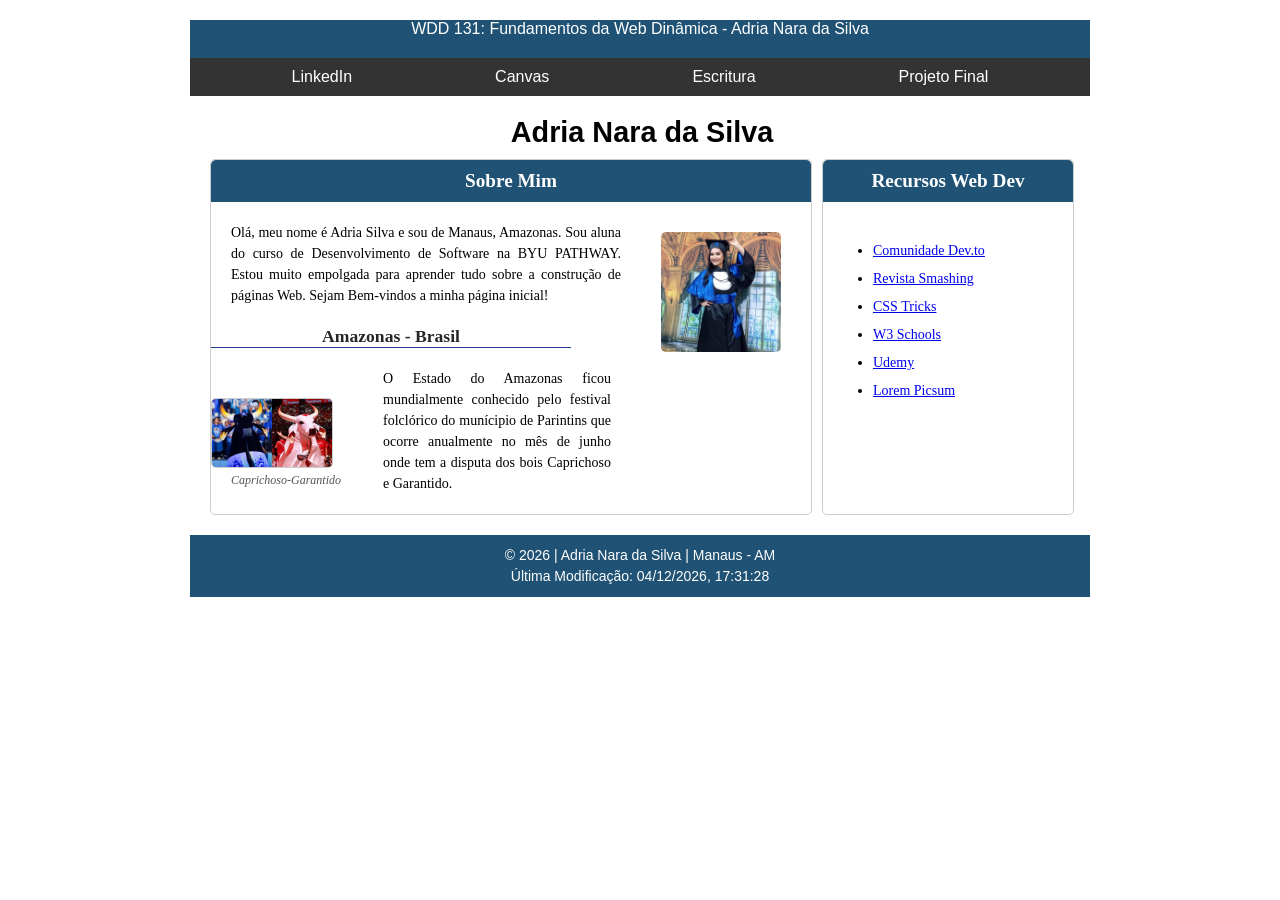
<file: index.html>
<!DOCTYPE html>
<html lang="pt-BR">
<head>
    <meta charset="UTF-8">
    <meta name="viewport" content="width=device-width, initial-scale=1.0">
    <title>WDD 131 - Fundamentos da Web Dinâmica - Adria Silva</title>
    <meta name="description" content="Página principal da disciplina WDD131 - Fundamentos da Web Dinamica | Adria Nara da Silva">
    <meta name="author" content="Adria Silva">
    <link href="estilos/base.css" rel="stylesheet" type="text/css">
    <script src="scripts/obterdatas.js" defer></script>

    <!-- Google Fonts -->
    <link rel="preconnect" href="https://fonts.googleapis.com">
    <link rel="preconnect" href="https://fonts.gstatic.com" crossorigin>
    <link href="https://fonts.googleapis.com/css2?family=Open+Sans:wght@400;600;700&family=Roboto:wght@300;400;700&display=swap%22" rel="stylesheet">

</head>    
<body>
    <header>
        <span id="course-title">WDD 131: Fundamentos da Web Dinâmica - Adria Nara da Silva</span>
        <nav>
            <ul>
                <li><a href="https://www.linkedin.com/in/andersonneves/" target="_blank" rel="noopener">LinkedIn</a></li>
                <li><a href="https://byupw.instructure.com/" target="_blank">Canvas</a></li>
                <li><a href="https://www.churchofjesuschrist.org/study/scriptures/bofm/enos/1?lang=por&id=p12#p12" target="_blank" rel="noopener">Escritura</a></li>
                <li><a href="wwr" target="_blank">Projeto Final</a></li>
            </ul>
        </nav>
    </header>
    <main>
        <h1>Adria Nara da Silva</h1>
        <section class="card" id="sobre">
            <h2>Sobre Mim</h2>
            <p>Olá, meu nome é Adria Silva e sou de Manaus, Amazonas. Sou aluna do curso de 
            Desenvolvimento de Software na BYU PATHWAY. Estou muito empolgada
            para aprender tudo sobre a construção de páginas Web. Sejam Bem-vindos
            a minha página inicial!</p>
            <img src="imagens/perfil-adria.jpg" alt="Pefil Adria">
            <div class="meu-estado">
                <h3>Amazonas - Brasil</h3>
                <div class="box-amazonas">
                    <figure>
                    <img src="imagens/bois-de-parintins.jpg" alt="Foto dos Bois">
                        <figcaption>Caprichoso-Garantido</figcaption>
                    </figure>
                    <p>O Estado do Amazonas ficou mundialmente conhecido pelo festival folclórico do munícipio de Parintins 
                que ocorre anualmente no mês de junho onde tem a disputa dos bois Caprichoso e Garantido.</p>
                </div>
            </div>            
        </section>
        <section class="card" id="recursos">
            <h2>Recursos Web Dev</h2>
            <ul>
               <li><a href="https://dev.to/" target="_blank" rel="noopener">Comunidade Dev.to</a></li>
               <li><a href="https://www.smashingmagazine.com/" target="_blank" rel="noopener">Revista Smashing</a></li>
               <li><a href="https://css-tricks.com/" target="_blank" rel="noopener">CSS Tricks</a></li>
               <li><a href="https://www.w3schools.com/" target="_blank" rel="noopener">W3 Schools</a></li>
               <li><a href="https://www.udemy.com/?utm_medium=na&gad_source=1" target="_blank" rel="noopener">Udemy</a></li>
               <li><a href="https://picsum.photos/images/" target="_blank">Lorem Picsum</a></li>
               
            </ul>
        </section>

    </main>
    <footer>
        <p>&copy; <span id="anoAtual"></span> | Adria Nara da Silva | Manaus - AM</p>
        <p id="ultimaModificacao">Última modificação: <span id="dataModificacao"></span></p>
    </footer>
</body>
</html>
</file>
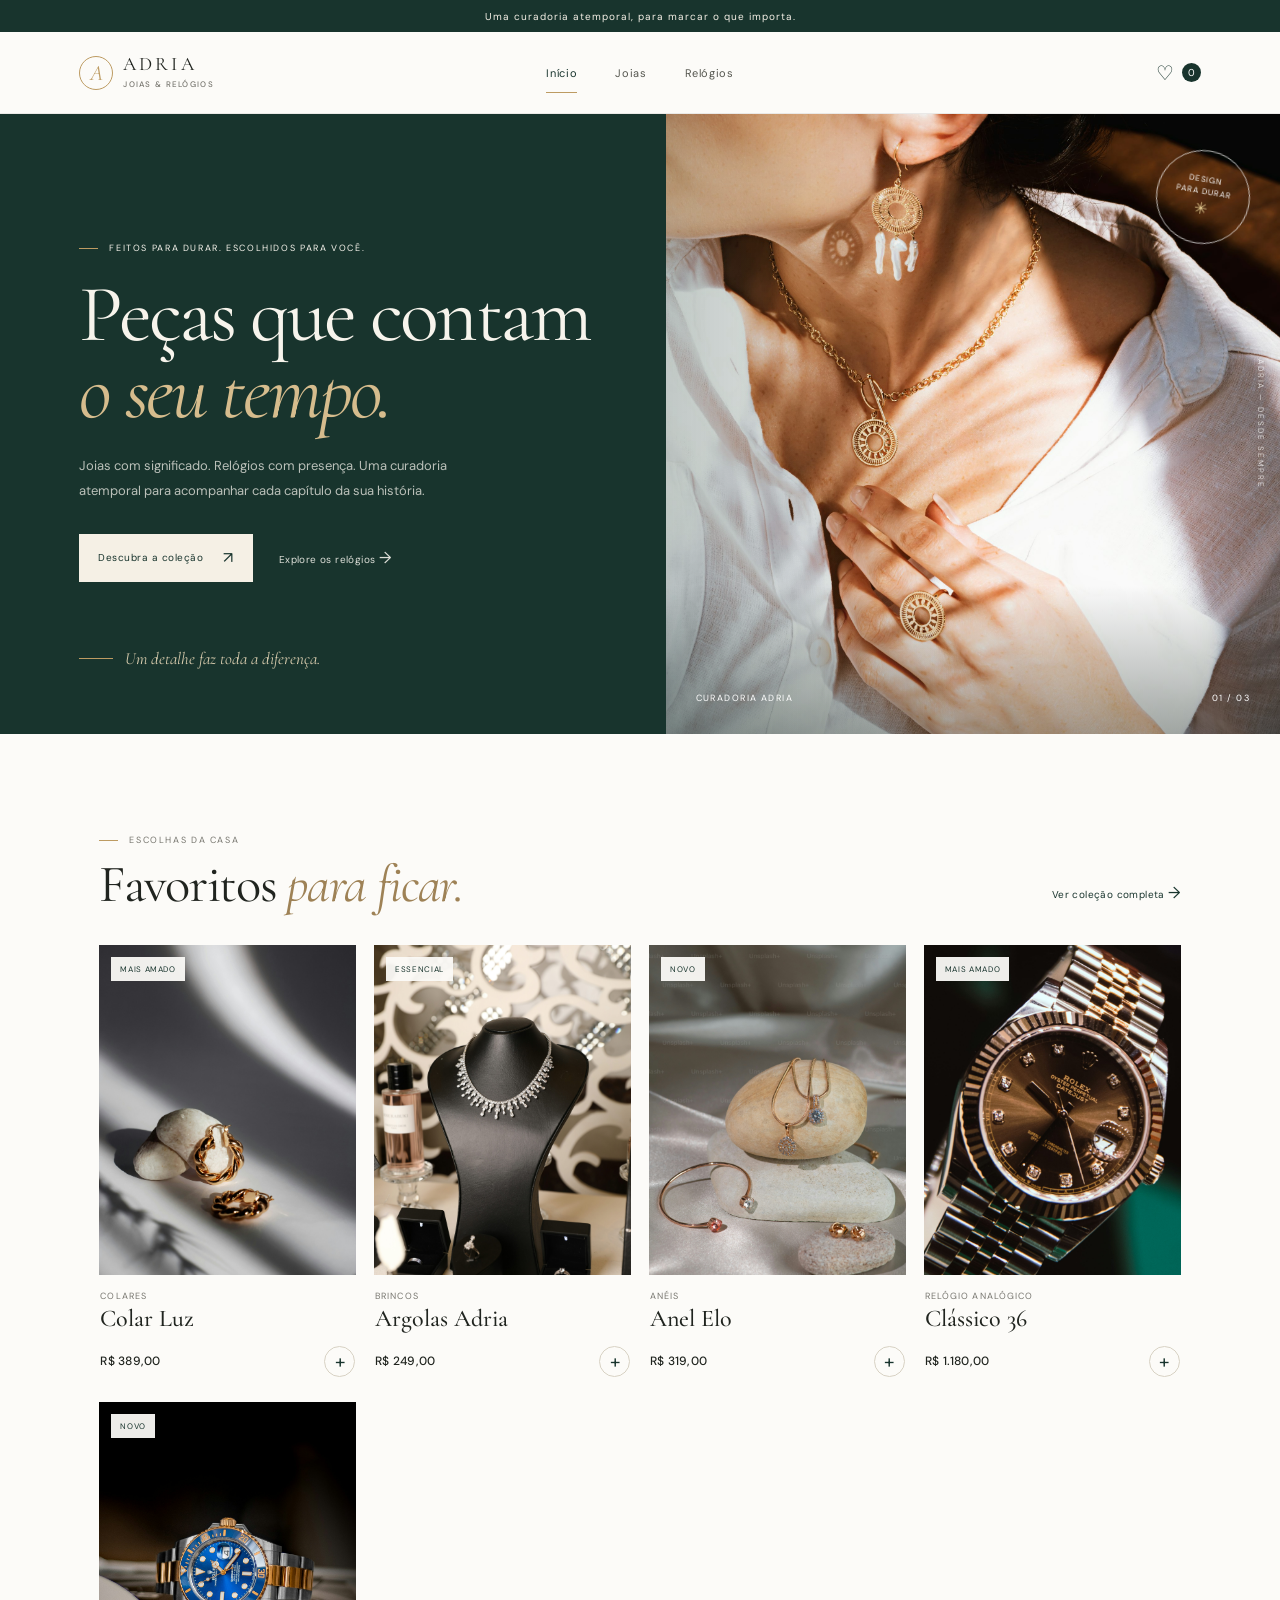
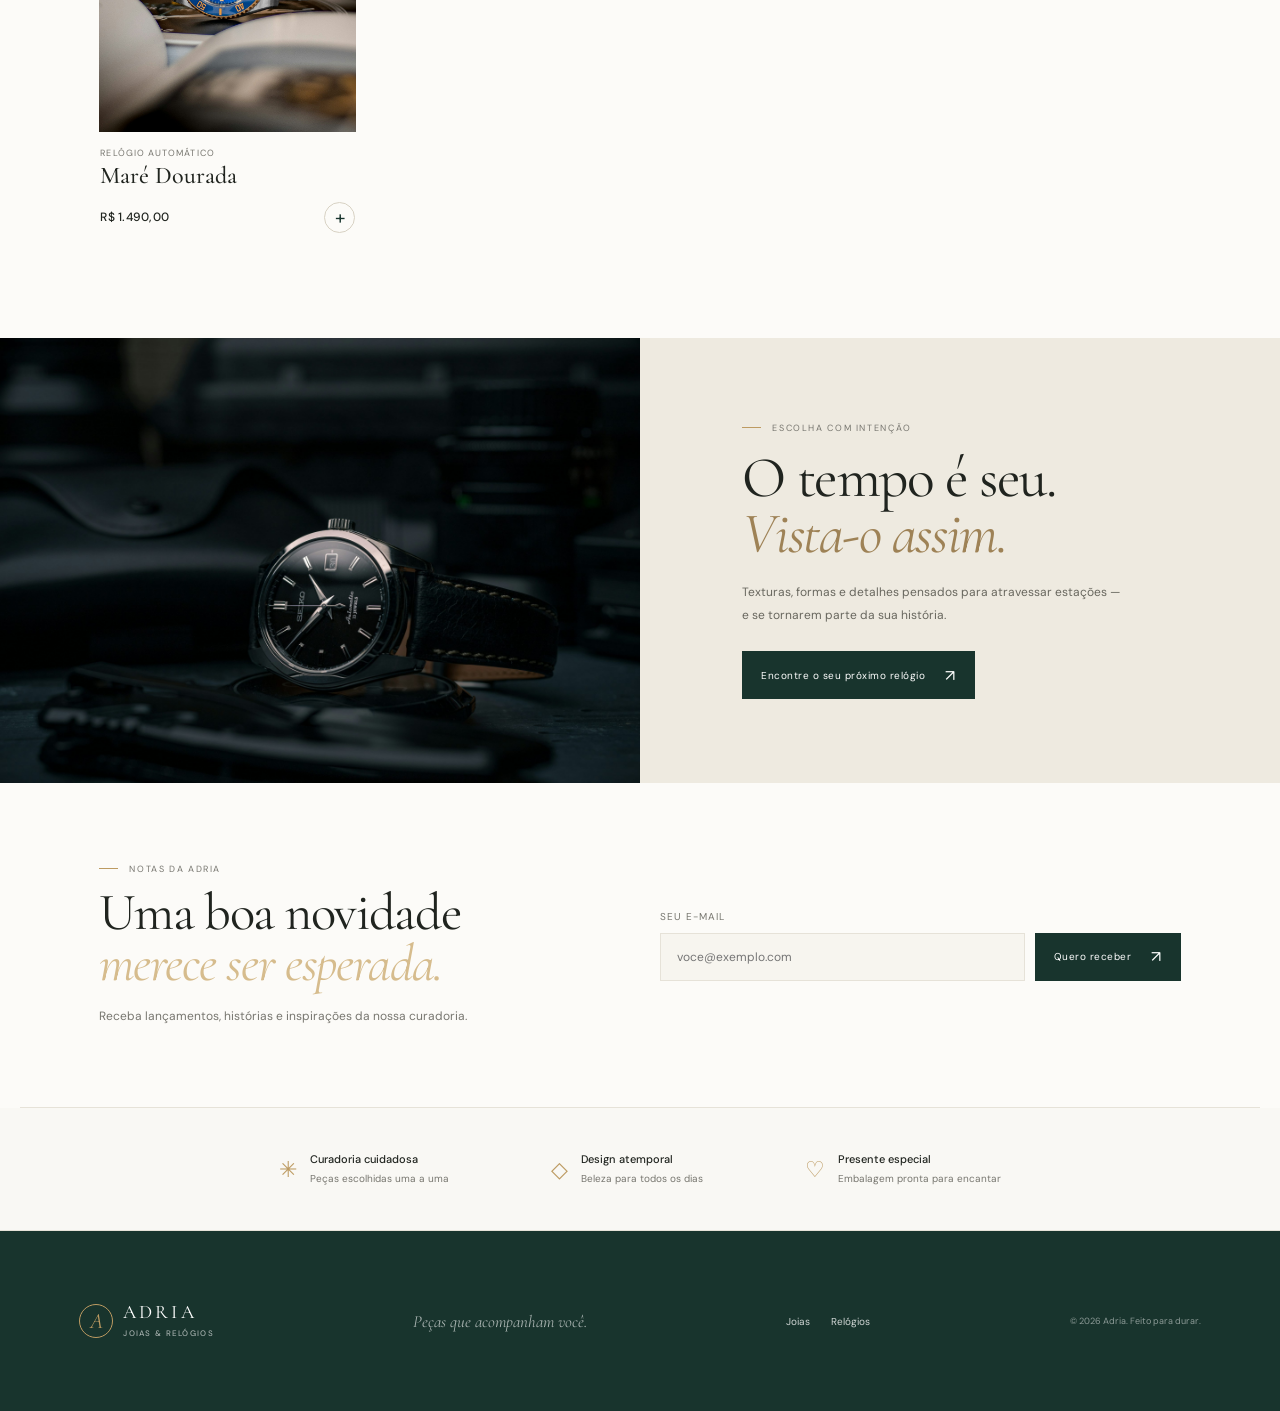
<file: projeto/index.html>
<!doctype html>
<html lang="pt-BR">
<head>
  <meta charset="utf-8">
  <meta name="viewport" content="width=device-width, initial-scale=1">
  <meta name="description" content="Joias e relógios escolhidos para marcar o que importa. Conheça a curadoria Adria.">
  <meta name="theme-color" content="#18342d">
  <title>Adria Joias & Relógios</title>
  <link rel="preconnect" href="https://fonts.googleapis.com">
  <link rel="preconnect" href="https://fonts.gstatic.com" crossorigin>
  <link href="https://fonts.googleapis.com/css2?family=Cormorant+Garamond:wght@400;500;600;700&family=DM+Sans:wght@400;500;600;700&display=swap" rel="stylesheet">
  <link rel="stylesheet" href="estilos/styles.css">
  <script src="scripts/products.js" defer></script>
  <script src="scripts/app.js" defer></script>
</head>
<body data-page="home">
  <div class="announcement">Uma curadoria atemporal, para marcar o que importa.</div>
  <header class="site-header">
    <a class="brand" href="index.html" aria-label="Adria, página inicial">
      <span class="brand-mark" aria-hidden="true">A</span>
      <span>ADRIA<small>JOIAS & RELÓGIOS</small></span>
    </a>
    <button class="menu-toggle" type="button" aria-expanded="false" aria-controls="primary-nav" aria-label="Abrir menu">
      <span></span><span></span>
    </button>
    <nav class="primary-nav" id="primary-nav" aria-label="Navegação principal">
      <a class="active" href="index.html" aria-current="page">Início</a>
      <a href="joias.html">Joias</a>
      <a href="relogios.html">Relógios</a>
    </nav>
    <a class="bag-link" href="#destaques" aria-label="Sacola de compras">
      <span aria-hidden="true">♡</span>
      <span class="bag-count" data-bag-count>0</span>
    </a>
  </header>
  <main>
    <section class="hero">
      <div class="hero-copy">
        <p class="eyebrow"><span></span> Feitos para durar. Escolhidos para você.</p>
        <h1>Peças que contam<br><em>o seu tempo.</em></h1>
        <p class="hero-description">Joias com significado. Relógios com presença. Uma curadoria atemporal para acompanhar cada capítulo da sua história.</p>
        <div class="hero-actions">
          <a class="button button-light" href="joias.html">Descubra a coleção <span aria-hidden="true">↗</span></a>
          <a class="text-link" href="relogios.html">Explore os relógios <span aria-hidden="true">→</span></a>
        </div>
        <div class="hero-note">
          <span class="hero-note-line"></span>
          <span>Um detalhe faz toda a diferença.</span>
        </div>
      </div>
      <div class="hero-visual">
        <img src="imagens/jewelry-collection.jpg" alt="Seleção delicada de joias douradas em composição editorial" fetchpriority="high" loading="eager">
        <div class="hero-image-caption"><span>Curadoria Adria</span><span>01 / 03</span></div>
        <div class="hero-seal" aria-label="Design para durar">DESIGN<br>PARA DURAR<span>✳</span></div>
      </div>
      <div class="hero-side-label" aria-hidden="true">ADRIA — DESDE SEMPRE</div>
    </section>
    <section class="section featured-section" id="destaques">
      <div class="section-heading">
        <div>
          <p class="eyebrow"><span></span> Escolhas da casa</p>
          <h2>Favoritos <em>para ficar.</em></h2>
        </div>
        <a class="text-link dark-link" href="joias.html">Ver coleção completa <span aria-hidden="true">→</span></a>
      </div>
      <div class="product-grid" data-product-list data-mode="featured" aria-live="polite"></div>
    </section>
    <section class="story-band">
      <div class="story-image">
        <img src="imagens/watch-black.jpg" alt="Relógio clássico de mostrador escuro em destaque" loading="lazy">
      </div>
      <div class="story-copy">
        <p class="eyebrow"><span></span> Escolha com intenção</p>
        <h2>O tempo é seu.<br><em>Vista-o assim.</em></h2>
        <p>Texturas, formas e detalhes pensados para atravessar estações — e se tornarem parte da sua história.</p>
        <a class="button button-dark" href="relogios.html">Encontre o seu próximo relógio <span aria-hidden="true">↗</span></a>
      </div>
    </section>
    <section class="newsletter-section" aria-labelledby="newsletter-title">
      <div class="newsletter-copy">
        <p class="eyebrow"><span></span> Notas da Adria</p>
        <h2 id="newsletter-title">Uma boa novidade<br><em>merece ser esperada.</em></h2>
        <p>Receba lançamentos, histórias e inspirações da nossa curadoria.</p>
      </div>
      <form class="newsletter-form" data-newsletter-form novalidate>
        <label for="newsletter-email">Seu e-mail</label>
        <div class="newsletter-field">
          <input id="newsletter-email" name="email" type="email" placeholder="voce@exemplo.com" autocomplete="email" required>
          <button class="button button-dark" type="submit">Quero receber <span aria-hidden="true">↗</span></button>
        </div>
        <p class="newsletter-feedback" data-newsletter-feedback role="status" aria-live="polite" hidden></p>
      </form>
    </section>
    <section class="promise-row" aria-label="Diferenciais Adria">
      <div>
        <span class="promise-icon" aria-hidden="true">✳</span>
        <p><strong>Curadoria cuidadosa</strong><br>Peças escolhidas uma a uma</p>
      </div>
      <div>
        <span class="promise-icon" aria-hidden="true">◇</span>
        <p><strong>Design atemporal</strong><br>Beleza para todos os dias</p>
      </div>
      <div>
        <span class="promise-icon" aria-hidden="true">♡</span>
        <p><strong>Presente especial</strong><br>Embalagem pronta para encantar</p>
      </div>
    </section>
  </main>
  <footer class="site-footer">
    <a class="brand footer-brand" href="index.html">
      <span class="brand-mark" aria-hidden="true">A</span>
      <span>ADRIA<small>JOIAS & RELÓGIOS</small></span>
    </a>
    <p>Peças que acompanham você.</p>
    <div class="footer-links">
      <a href="joias.html">Joias</a>
      <a href="relogios.html">Relógios</a>
    </div>
    <small>© <span data-year></span> Adria. Feito para durar.</small>
  </footer>
  <div class="toast" role="status" aria-live="polite"></div>
</body>
</html>
</file>
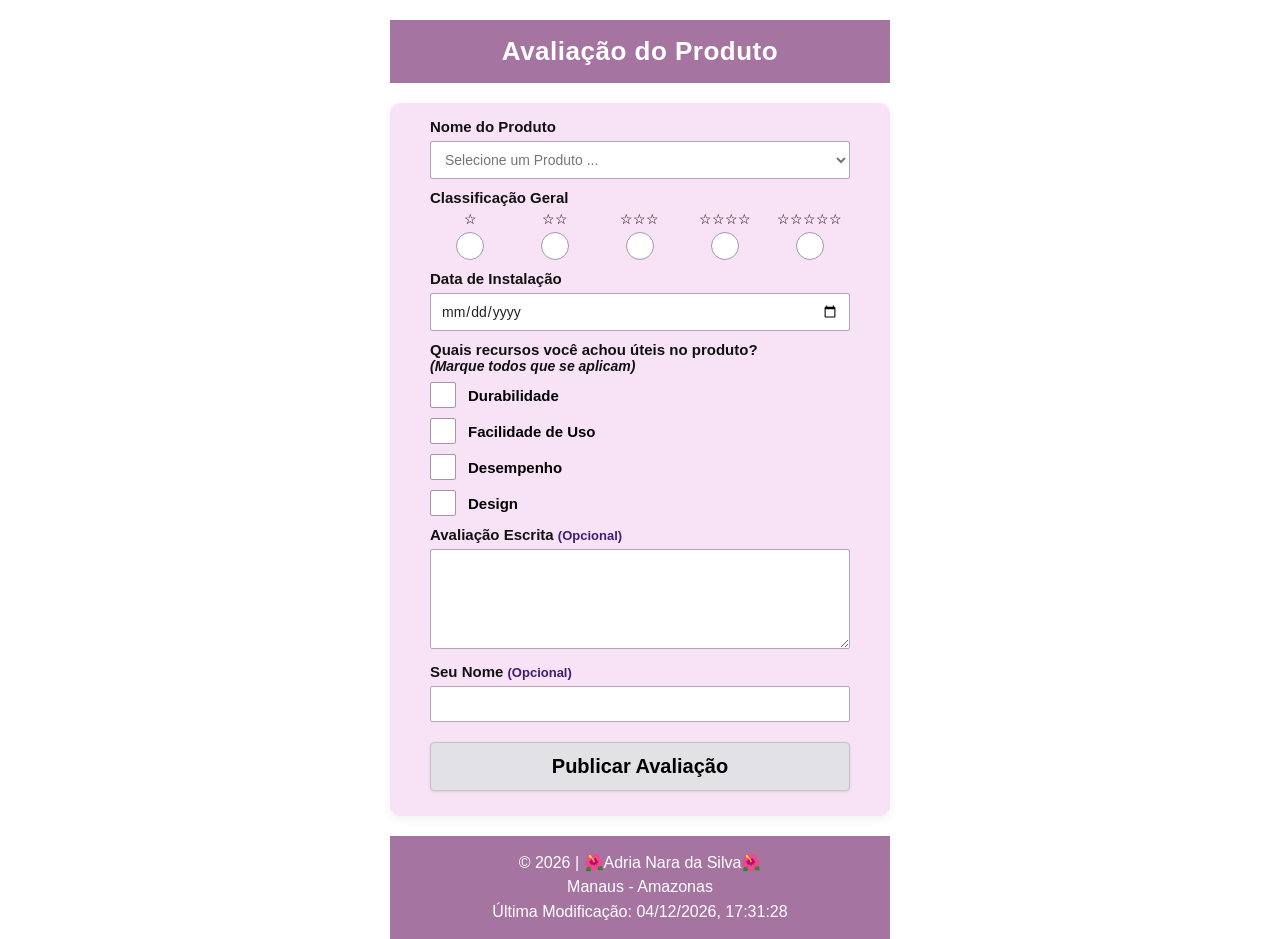
<file: formulario.html>
<!DOCTYPE html>
<html lang="pt-BR">
<head>
    <meta charset="UTF-8">
    <meta name="viewport" content="width=device-width, initial-scale=1.0">
    <title>Avaliação do Produto</title>
    <meta name="description" content="Formulário interativo de avaliação de produtos para envio de opiniões e classificações do usuário.">
    <meta name="author" content="Adria Silva">
    <link href="estilos/formulario.css" rel="stylesheet"> 
    <script src="scripts/formulario.js" defer></script>
</head>
<body>

    <header class="header-banner">
        <h1>Avaliação do Produto</h1>
    </header>

    <main class="form-container">
        <form id="evaluationForm" action="avaliacao.html" method="get" novalidate>
            
            <!-- Nome do Produto -->
            <div class="form-group">
                <label for="productSelect" class="form-label">Nome do Produto</label>
                <select id="productSelect" name="product" required>
                    <option value="" selected disabled hidden>Selecione um Produto ...</option>
                    <option value="Smartphone Premium">Smartphone Premium</option>
                    <option value="Notebook Ultrafino">Notebook Ultrafino</option>
                    <option value="Fone Bluetooth Noise Cancelling">Fone Bluetooth Noise Cancelling</option>
                    <option value="Smartwatch Fitness Pro">Smartwatch Fitness Pro</option>
                    <option value="Monitor Gaming 4K">Monitor Gaming 4K</option>
                </select>
                <div class="error-message" id="productError">Por favor, selecione um produto.</div>
            </div>

            <!-- Classificação Geral -->
            <div class="form-group">
                <span class="form-label">Classificação Geral</span>
                <div class="rating-grid">
                    <div class="rating-item">
                        <label for="rating1" class="rating-stars">☆</label>
                        <input type="radio" id="rating1" name="rating" value="1" class="custom-radio" required aria-label="1 Estrela">
                    </div>
                    <div class="rating-item">
                        <label for="rating2" class="rating-stars">☆☆</label>
                        <input type="radio" id="rating2" name="rating" value="2" class="custom-radio" required aria-label="2 Estrelas">
                    </div>
                    <div class="rating-item">
                        <label for="rating3" class="rating-stars">☆☆☆</label>
                        <input type="radio" id="rating3" name="rating" value="3" class="custom-radio" required aria-label="3 Estrelas">
                    </div>
                    <div class="rating-item">
                        <label for="rating4" class="rating-stars">☆☆☆☆</label>
                        <input type="radio" id="rating4" name="rating" value="4" class="custom-radio" required aria-label="4 Estrelas">
                    </div>
                    <div class="rating-item">
                        <label for="rating5" class="rating-stars">☆☆☆☆☆</label>
                        <input type="radio" id="rating5" name="rating" value="5" class="custom-radio" required aria-label="5 Estrelas">
                    </div>
                </div>
                <div class="error-message" id="ratingError">Selecione uma classificação.</div>
            </div>

            <!-- Data de Instalação -->
            <div class="form-group">
                <label for="installDate" class="form-label">Data de Instalação</label>
                <input type="date" id="installDate" name="installDate" required>
                <div class="error-message" id="dateError">Por favor, informe a data de instalação.</div>
            </div>

            <!-- Recursos Úteis -->
            <div class="form-group">
                <label class="form-label label-recursos">Quais recursos você achou úteis no produto?</label>
                <span class="sub-label">(Marque todos que se aplicam)</span>
                
                <div class="checkbox-group">
                    <label for="resource-durabilidade" class="checkbox-item">
                        <input type="checkbox" id="resource-durabilidade" name="resources" value="Durabilidade" class="custom-checkbox">
                        <span class="checkbox-label">Durabilidade</span>
                    </label>
                    <label for="resource-facilidade" class="checkbox-item">
                        <input type="checkbox" id="resource-facilidade" name="resources" value="Facilidade de Uso" class="custom-checkbox">
                        <span class="checkbox-label">Facilidade de Uso</span>
                    </label>
                    <label for="resource-desempenho" class="checkbox-item">
                        <input type="checkbox" id="resource-desempenho" name="resources" value="Desempenho" class="custom-checkbox">
                        <span class="checkbox-label">Desempenho</span>
                    </label>
                    <label for="resource-design" class="checkbox-item">
                        <input type="checkbox" id="resource-design" name="resources" value="Design" class="custom-checkbox">
                        <span class="checkbox-label">Design</span>
                    </label>
                </div>
            </div>

            <!-- Avaliação Escrita -->
            <div class="form-group">
                <label for="writtenReview" class="form-label">
                    Avaliação Escrita <span class="optional">(Opcional)</span>
                </label>
                <textarea id="writtenReview" name="writtenReview"></textarea>
            </div>

            <!-- Seu Nome -->
            <div class="form-group">
                <label for="userName" class="form-label">
                    Seu Nome <span class="optional">(Opcional)</span>
                </label>
                <input type="text" id="userName" name="userName">
            </div>

            <!-- Botão Publicar -->
            <button type="submit" class="submit-btn">Publicar Avaliação</button>
        </form>
    </main>

    <!-- Modal de Confirmação -->
    <div class="modal-overlay" id="successModal">
        <div class="modal-card">
            <div class="modal-icon">🌺</div>
            <div class="modal-title">Avaliação Enviada!</div>
            <div class="modal-body" id="modalContent">
                Sua avaliação foi registrada com sucesso. Obrigado pelo seu feedback!
            </div>
            <button class="modal-close-btn" id="closeModalBtn">Fechar</button>
        </div>
    </div>

    <footer class="footer-banner">
        <p>&copy; <span id="anoAtual"></span> | 🌺Adria Nara da Silva🌺</p>
        <p>Manaus - Amazonas</p>
        <p id="ultimaModificacao">Última modificação: <span id="dataModificacao"></span></p>
    </footer>
</body>
</html>
</file>
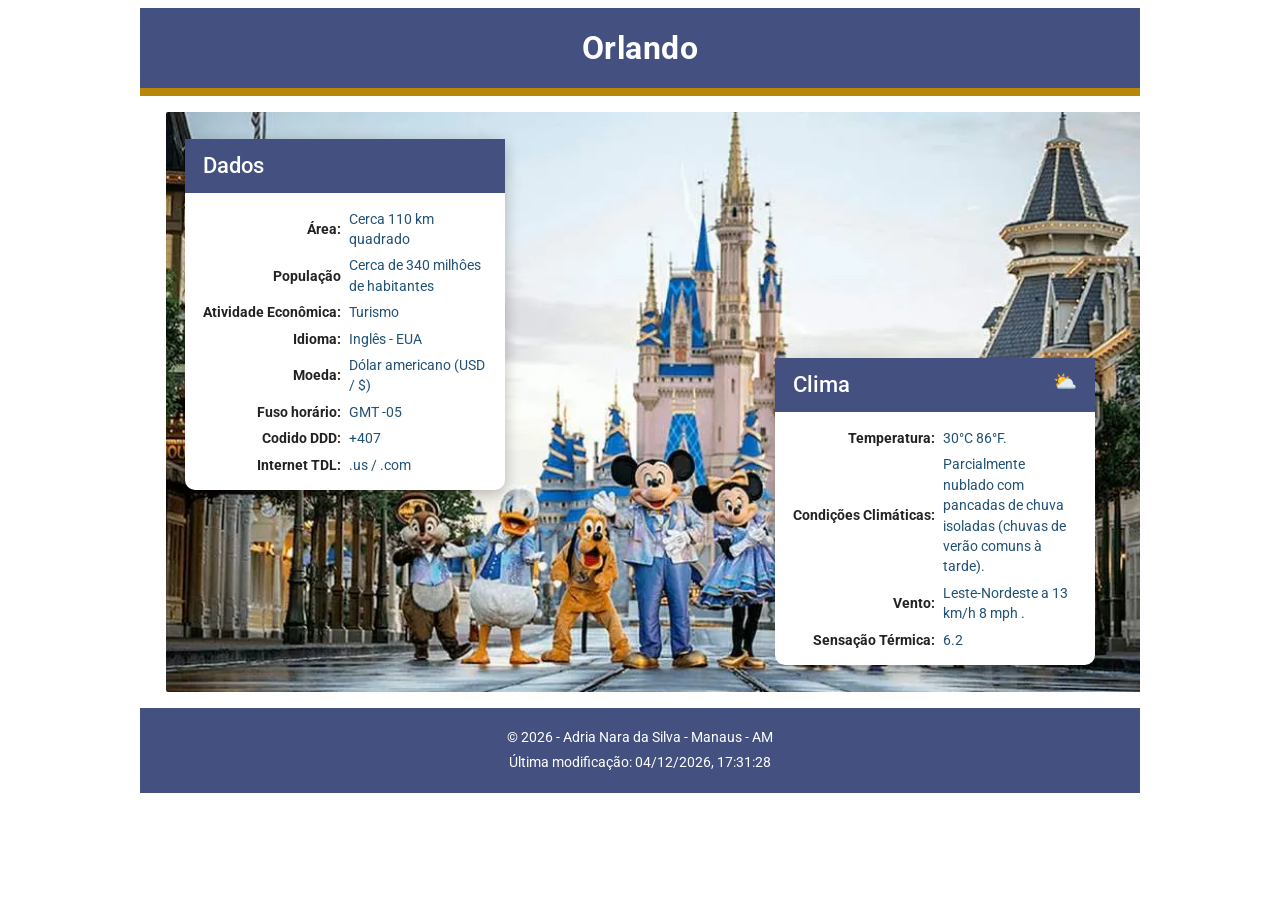
<file: local.html>
<!DOCTYPE html>
<html lang="pt-BR">
<head>
    <meta charset="UTF-8">
    <meta name="viewport" content="width=device-width, initial-scale=1.0">
    <title>Disney Orlando</title>
    <meta name="description" content="Está é a minha página principal sobre o Região Metropolitana de Orlando, Flórida, EUA.">
    <meta name="author" content="Adria Silva">
    <link rel="preconnect" href="https://fonts.googleapis.com">
    <link rel="preconnect" href="https://fonts.gstatic.com" crossorigin>
    <link href="https://fonts.googleapis.com/css2?family=Open+Sans:wght@400;600;700&family=Roboto:wght@300;400;700&display=swap%22" rel="stylesheet">
    <link href="estilos/local.css" rel="stylesheet">
    <link href="estilos/local-grande.css" rel="stylesheet">
    <script src="scripts/local.js" defer></script>
</head>
<body>
    <header class="box-header">
        <h1>Orlando</h1>
    </header>
    <main>
        <div class="hero-image">
            <picture>
              <source srcset="imagens/disney-grande.webp" media="(min-width: 1000px)">
              <source srcset="imagens/disney-media.webp" media="(min-width: 640px)">
              <img src="imagens/disney-pequeno.webp" alt="Parque da Disney em Orlando, Flórida" width="400" height="200">
          </picture>
        </div>
        <section class="dados">
            <h2>Dados</h2>
            <h3>Área:</h3> 
              <p>Cerca 110 km quadrado</p>
            <h3>População</h3> 
              <p>Cerca de 340 milhôes de habitantes</p>
            <h3>Atividade Econômica:</h3> 
              <p>Turismo</p>
            <h3>Idioma:</h3> 
              <p>Inglês - EUA</p>
            <h3>Moeda:</h3> 
              <p>Dólar americano (USD / $)</p>
            <h3>Fuso horário:</h3> 
              <p>GMT -05</p>
            <h3>Codido DDD:</h3> 
              <p>+407</p>
            <h3>Internet TDL:</h3> 
              <p>.us / .com</p>
        </section>
        <section class="dados">
            <h2>Clima</h2>
            <img src="imagens/clima.svg" alt="ícone de previsão do tempo" width="80">
           
            <h3>Temperatura:</h3> 
              <p>30°C 86°F.</p>
            <h3>Condições Climáticas:</h3> 
              <p>Parcialmente nublado com pancadas de chuva isoladas (chuvas de verão comuns à tarde).</p>
            <h3>Vento:</h3> 
              <p>Leste-Nordeste a 13 km/h 8 mph .</p>
            <h3>Sensação Térmica:</h3> 
              <p><span id="sensacaoTermica"></span></p>
        </section>
    </main>
    <footer>
       <p>&copy; <span id="anoAtual"></span> - Adria Nara da Silva - Manaus - AM</p>
       <p id="ultimaModificacao">Última modificação: <span id="dataModificacao"></span></p>
    </footer>    
</body>
</html>
</file>
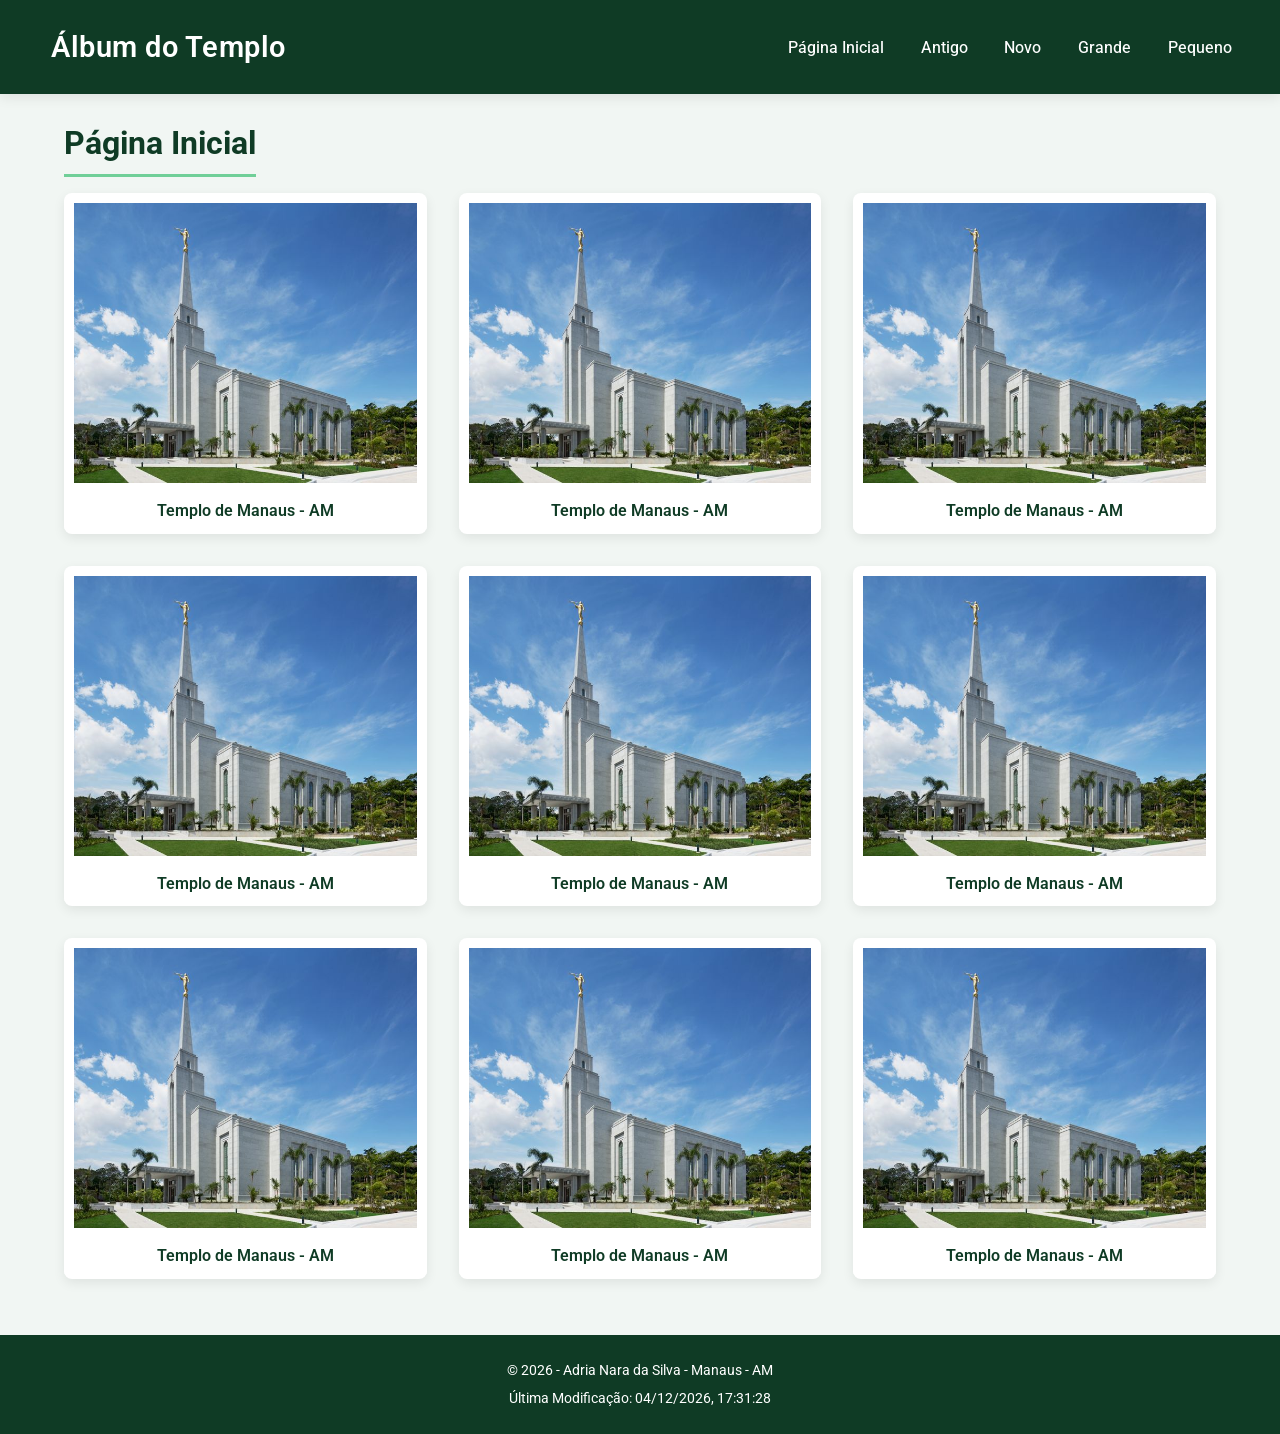
<file: templos.html>
<!DOCTYPE html>
<html lang="pt-BR">
<head>
    <meta charset="UTF-8">
    <meta name="viewport" content="width=device-width, initial-scale=1.0">
    <title>Álbum de fotos do templo de Manaus</title>
    <meta name="description" content="Esta é a página principal do álbum de fotografia do templo de Manaus-Amazonas.">
    <meta name="author" content="Adria Silva">
    <link rel="preconnect" href="https://fonts.googleapis.com">
    <link rel="preconnect" href="https://fonts.gstatic.com" crossorigin>
    <link href="https://fonts.googleapis.com/css2?family=Open+Sans:wght@400;600;700&family=Roboto:wght@300;400;700&display=swap%22" rel="stylesheet">
    <link rel="stylesheet" href="estilos/templos.css">
    <link rel="stylesheet" href="estilos/templos-grande.css">
    <script src="scripts/templos.js" defer></script>
</head>
<body>
    <header>
        <div class="cabecalho">
           <h1>Álbum do Templo</h1>
           <button id="botao-menu" aria-label="Abrir menu">☰</button>
        </div>
        <nav>
            <ul id="menu-principal">
                <li><a href="pagina-inicial.html">Página Inicial</a></li>
                <li><a href="antigo.html">Antigo</a></li>
                <li><a href="novo.html">Novo</a></li>
                <li><a href="grande.html">Grande</a></li>
                <li><a href="pequeno.html">Pequeno</a></li>
            </ul>
        </nav>
    </header>
    <main>
        <h2 id="categoria">Página Inicial</h2>
        <div class="album-templo">
            <figure class="templo">
                <img src="imagens/manaus.jpeg" alt="Templo de Manaus">
                <figcaption>Templo de Manaus - AM</figcaption>
            </figure>
            <figure class="templo">
                <img src="imagens/manaus.jpeg" alt="Templo de Manaus">
                <figcaption>Templo de Manaus - AM</figcaption>
            </figure>
            <figure class="templo">
                <img src="imagens/manaus.jpeg" alt="Templo de Manaus">
                <figcaption>Templo de Manaus - AM</figcaption>
            </figure>
            <figure class="templo">
                <img src="imagens/manaus.jpeg" alt="Templo de Manaus">
                <figcaption>Templo de Manaus - AM</figcaption>
            </figure>
            <figure class="templo">
                <img src="imagens/manaus.jpeg" alt="Templo de Manaus">
                <figcaption>Templo de Manaus - AM</figcaption>
            </figure>
            <figure class="templo">
                <img src="imagens/manaus.jpeg" alt="Templo de Manaus">
                <figcaption>Templo de Manaus - AM</figcaption>
            </figure> 
            <figure class="templo">
                <img src="imagens/manaus.jpeg" alt="Templo de Manaus">
                <figcaption>Templo de Manaus - AM</figcaption>
            </figure>
            <figure class="templo">
                <img src="imagens/manaus.jpeg" alt="Templo de Manaus">
                <figcaption>Templo de Manaus - AM</figcaption>
            </figure>
            <figure class="templo">
                <img src="imagens/manaus.jpeg" alt="Templo de Manaus">
                <figcaption>Templo de Manaus - AM</figcaption>
            </figure>
        </div>
    </main>
    <footer>
       <p>&copy; <span id="anoAtual"></span> - Adria Nara da Silva - Manaus - AM</p>
       <p id="ultimaModificacao">Última modificação: <span id="dataModificacao"></span></p>
    </footer>
</body>
</html>
</file>
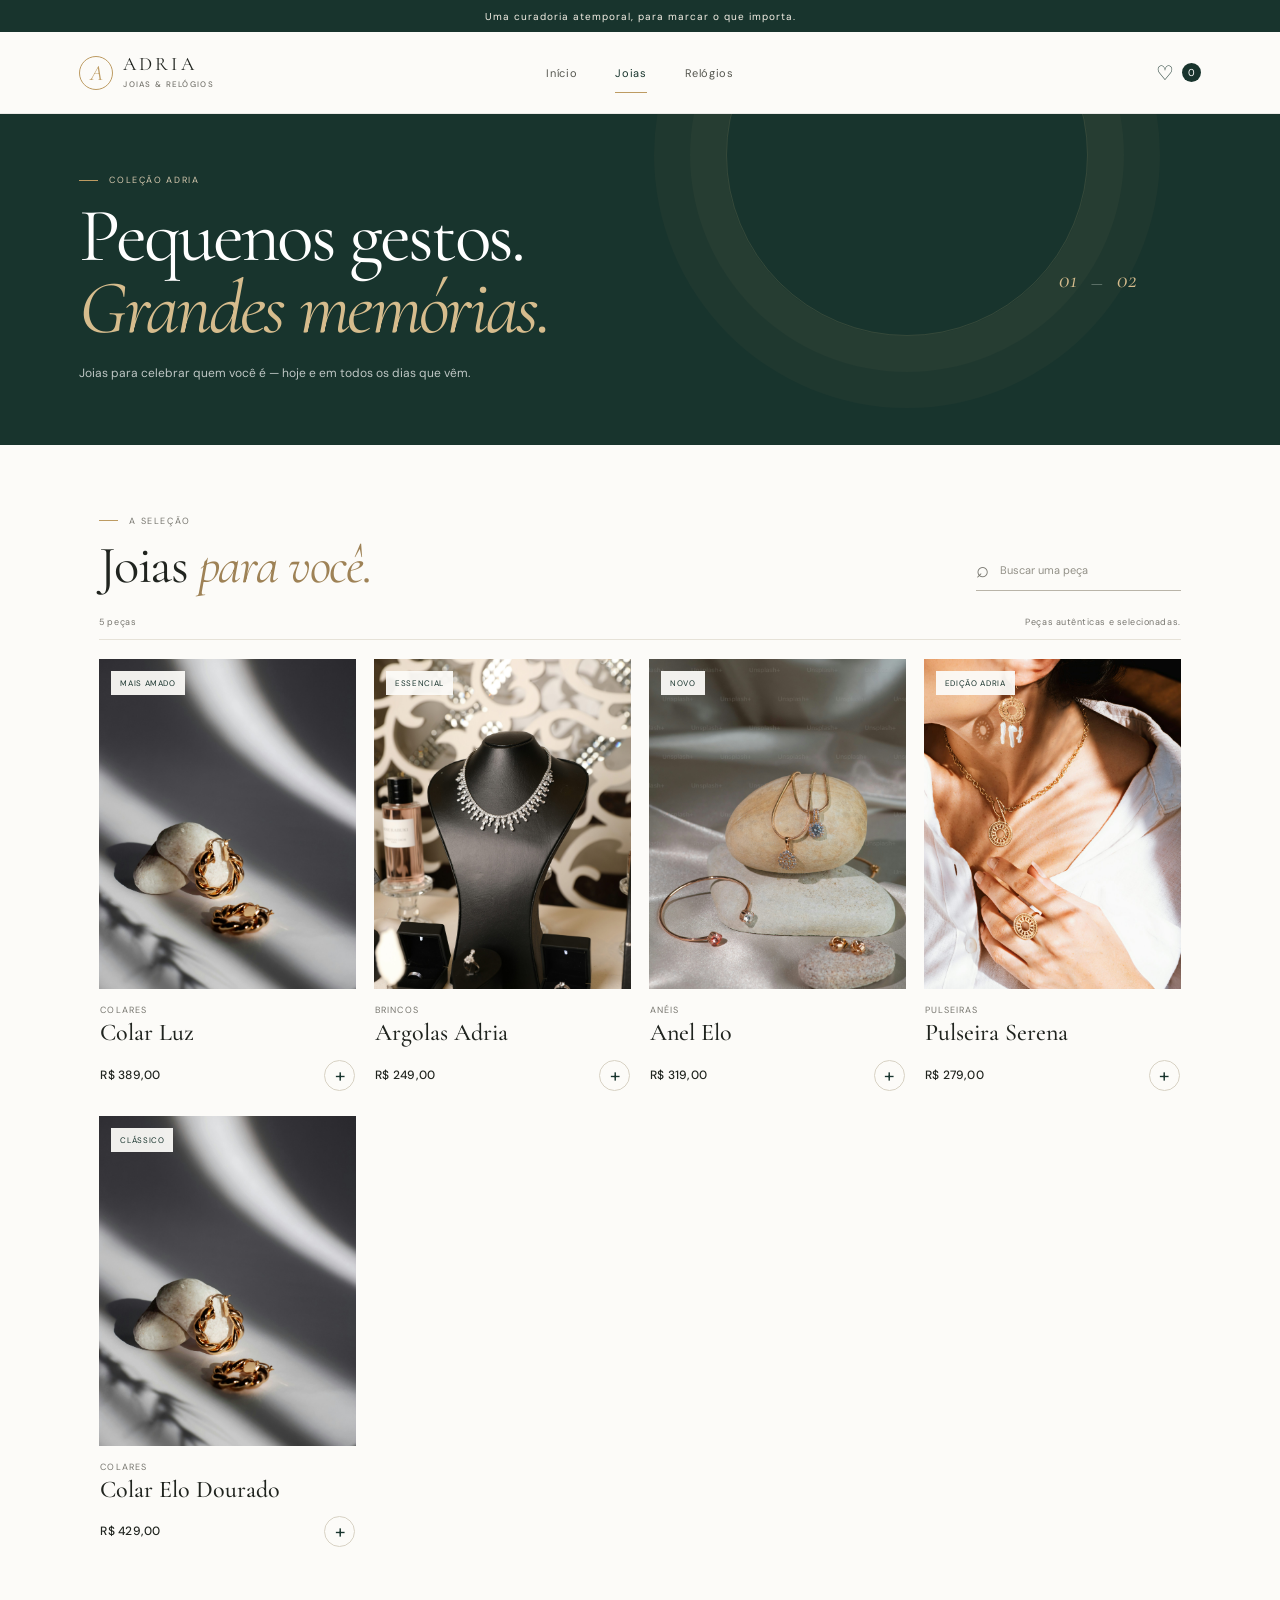
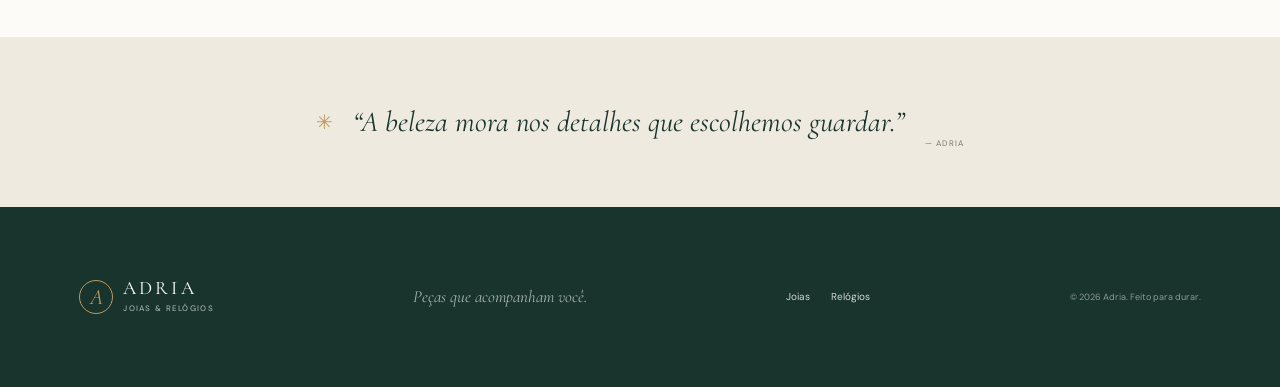
<file: projeto/joias.html>
<!doctype html>
<html lang="pt-BR">
<head>
  <meta charset="utf-8">
  <meta name="viewport" content="width=device-width, initial-scale=1">
  <meta name="description" content="Anéis, colares, brincos e pulseiras exclusivas na curadoria de joias Adria.">
  <meta name="theme-color" content="#18342d">
  <title>Joias - Adria</title>
  <link rel="preconnect" href="https://fonts.googleapis.com">
  <link rel="preconnect" href="https://fonts.gstatic.com" crossorigin>
  <link href="https://fonts.googleapis.com/css2?family=Cormorant+Garamond:wght@400;500;600;700&family=DM+Sans:wght@400;500;600;700&display=swap" rel="stylesheet">
  <link rel="stylesheet" href="estilos/styles.css">
  <script src="scripts/products.js" defer></script>
  <script src="scripts/app.js" defer></script>
</head>
<body data-page="joias">
  <div class="announcement">Uma curadoria atemporal, para marcar o que importa.</div>
  <header class="site-header">
    <a class="brand" href="index.html" aria-label="Adria, página inicial">
      <span class="brand-mark" aria-hidden="true">A</span>
      <span>ADRIA<small>JOIAS & RELÓGIOS</small></span>
    </a>
    <button class="menu-toggle" type="button" aria-expanded="false" aria-controls="primary-nav" aria-label="Abrir menu">
      <span></span><span></span>
    </button>
    <nav class="primary-nav" id="primary-nav" aria-label="Navegação principal">
      <a href="index.html">Início</a>
      <a class="active" href="joias.html" aria-current="page">Joias</a>
      <a href="relogios.html">Relógios</a>
    </nav>
    <a class="bag-link" href="#catalogo" aria-label="Sacola de compras">
      <span aria-hidden="true">♡</span>
      <span class="bag-count" data-bag-count>0</span>
    </a>
  </header>
  <main>
    <section class="collection-hero collection-jewelry">
      <div>
        <p class="eyebrow"><span></span> Coleção Adria</p>
        <h1>Pequenos gestos.<br><em>Grandes memórias.</em></h1>
        <p>Joias para celebrar quem você é — hoje e em todos os dias que vêm.</p>
      </div>
      <span class="collection-index">01 <i>—</i> 02</span>
    </section>
    <section class="section catalog-section" id="catalogo">
      <div class="section-heading catalog-heading">
        <div>
          <p class="eyebrow"><span></span> A seleção</p>
          <h2>Joias <em>para você.</em></h2>
        </div>
        <label class="search-box" for="search-jewelry">
          <span aria-hidden="true">⌕</span>
          <input id="search-jewelry" type="search" placeholder="Buscar uma peça" aria-label="Buscar joias" data-search>
        </label>
      </div>
      <div class="catalog-meta">
        <span data-result-count></span>
        <span>Peças autênticas e selecionadas.</span>
      </div>
      <div class="product-grid" data-product-list data-mode="category" data-category="joias" aria-live="polite"></div>
      <p class="empty-state" hidden>Nenhuma joia encontrada. Tente outra busca.</p>
    </section>
    <section class="editorial-strip">
      <span aria-hidden="true">✳</span>
      <p>“A beleza mora nos detalhes que escolhemos guardar.”</p>
      <span>— ADRIA</span>
    </section>
  </main>
  <footer class="site-footer">
    <a class="brand footer-brand" href="index.html">
      <span class="brand-mark" aria-hidden="true">A</span>
      <span>ADRIA<small>JOIAS & RELÓGIOS</small></span>
    </a>
    <p>Peças que acompanham você.</p>
    <div class="footer-links">
      <a href="joias.html">Joias</a>
      <a href="relogios.html">Relógios</a>
    </div>
    <small>© <span data-year></span> Adria. Feito para durar.</small>
  </footer>
  <div class="toast" role="status" aria-live="polite"></div>
</body>
</html>
</file>
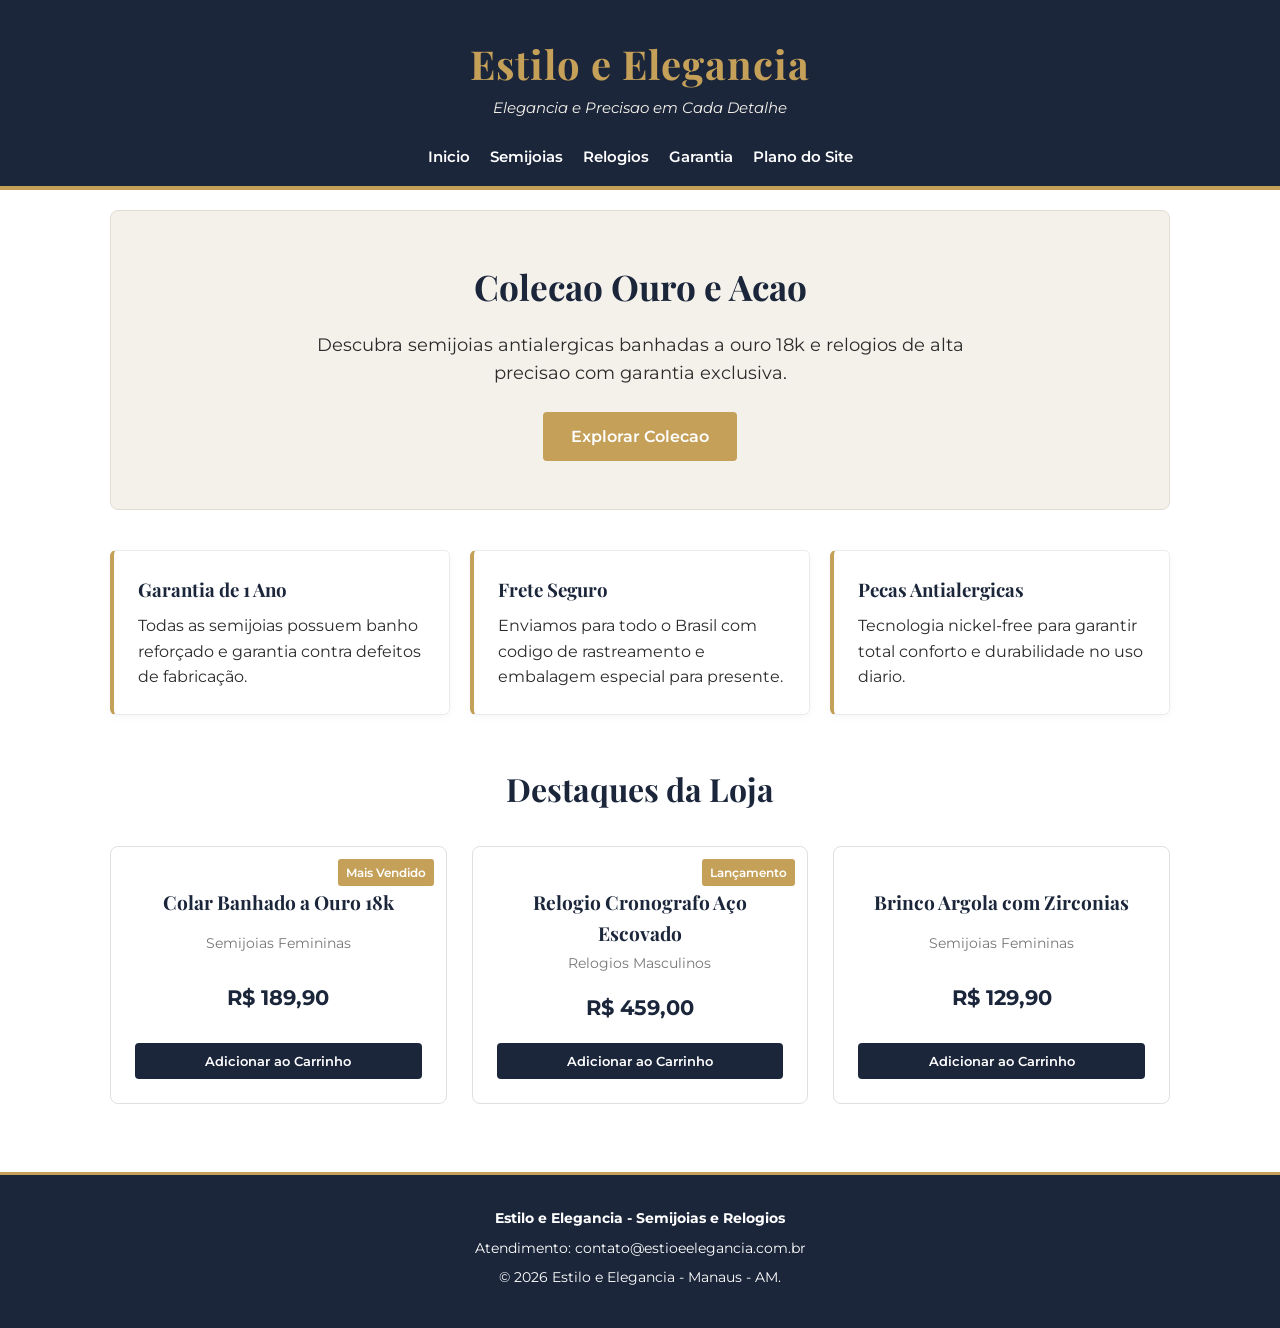
<file: projeto/planejamentodosite.html>
<!DOCTYPE html>
<html lang="pt-BR">
<head>
    <meta charset="UTF-8">
    <meta name="viewport" content="width=device-width, initial-scale=1.0">
    <title>Semijoias e Relogios de Luxo</title>
    <link rel="stylesheet" href="projeto.css">
    <link rel="preconnect" href="https://fonts.googleapis.com">
    <link rel="preconnect" href="https://fonts.gstatic.com" crossorigin>
    <link href="https://fonts.googleapis.com/css2?family=Montserrat:wght@400;600&family=Playfair+Display:wght@600;700&display=swap" rel="stylesheet">
</head>
<body>

    <!-- Cabecalho e Navegacao Principal -->
    <header>
        <div class="brand-container">
            <h1>Estilo e Elegancia</h1>
            <p class="tagline">Elegancia e Precisao em Cada Detalhe</p>
        </div>
        <nav>
            <ul>
                <li><a href="index.html">Inicio</a></li>
                <li><a href="#semijoias">Semijoias</a></li>
                <li><a href="#relogios">Relogios</a></li>
                <li><a href="#garantia">Garantia</a></li>
                <li><a href="site-plan.html">Plano do Site</a></li>
            </ul>
        </nav>
    </header>

    <!-- Conteudo Principal -->
    <main>
        <!-- Secao Banner de Destaque -->
        <section class="hero-banner">
            <div class="hero-content">
                <h2>Colecao Ouro e Acao</h2>
                <p>Descubra semijoias antialergicas banhadas a ouro 18k e relogios de alta precisao com garantia exclusiva.</p>
                <a href="#produtos" class="btn-primary">Explorar Colecao</a>
            </div>
        </section>

        <!-- Secao de Beneficios -->
        <section class="benefits-grid">
            <div class="benefit-card">
                <h3>Garantia de 1 Ano</h3>
                <p>Todas as semijoias possuem banho reforçado e garantia contra defeitos de fabricação.</p>
            </div>
            <div class="benefit-card">
                <h3>Frete Seguro</h3>
                <p>Enviamos para todo o Brasil com codigo de rastreamento e embalagem especial para presente.</p>
            </div>
            <div class="benefit-card">
                <h3>Pecas Antialergicas</h3>
                <p>Tecnologia nickel-free para garantir total conforto e durabilidade no uso diario.</p>
            </div>
        </section>

        <!-- Vitrine de Produtos em Destaque -->
        <section id="produtos" class="products-section">
            <h2>Destaques da Loja</h2>
            <div class="product-grid">
                
                <article class="product-card">
                    <div class="product-badge">Mais Vendido</div>
                    <h3>Colar Banhado a Ouro 18k</h3>
                    <p class="category">Semijoias Femininas</p>
                    <p class="price">R$ 189,90</p>
                    <button type="button" class="btn-cart">Adicionar ao Carrinho</button>
                </article>

                <article class="product-card">
                    <div class="product-badge">Lançamento</div>
                    <h3>Relogio Cronografo Aço Escovado</h3>
                    <p class="category">Relogios Masculinos</p>
                    <p class="price">R$ 459,00</p>
                    <button type="button" class="btn-cart">Adicionar ao Carrinho</button>
                </article>

                <article class="product-card">
                    <h3>Brinco Argola com Zirconias</h3>
                    <p class="category">Semijoias Femininas</p>
                    <p class="price">R$ 129,90</p>
                    <button type="button" class="btn-cart">Adicionar ao Carrinho</button>
                </article>

            </div>
        </section>
    </main>

    <!-- Rodape -->
    <footer>
        <div class="footer-info">
            <p><strong>Estilo e Elegancia - Semijoias e Relogios</strong></p>
            <p>Atendimento: contato@estioeelegancia.com.br</p>
            <p>&copy; 2026 Estilo e Elegancia - Manaus - AM.</p>
        </div>
    </footer>

</body>
</html>
</file>
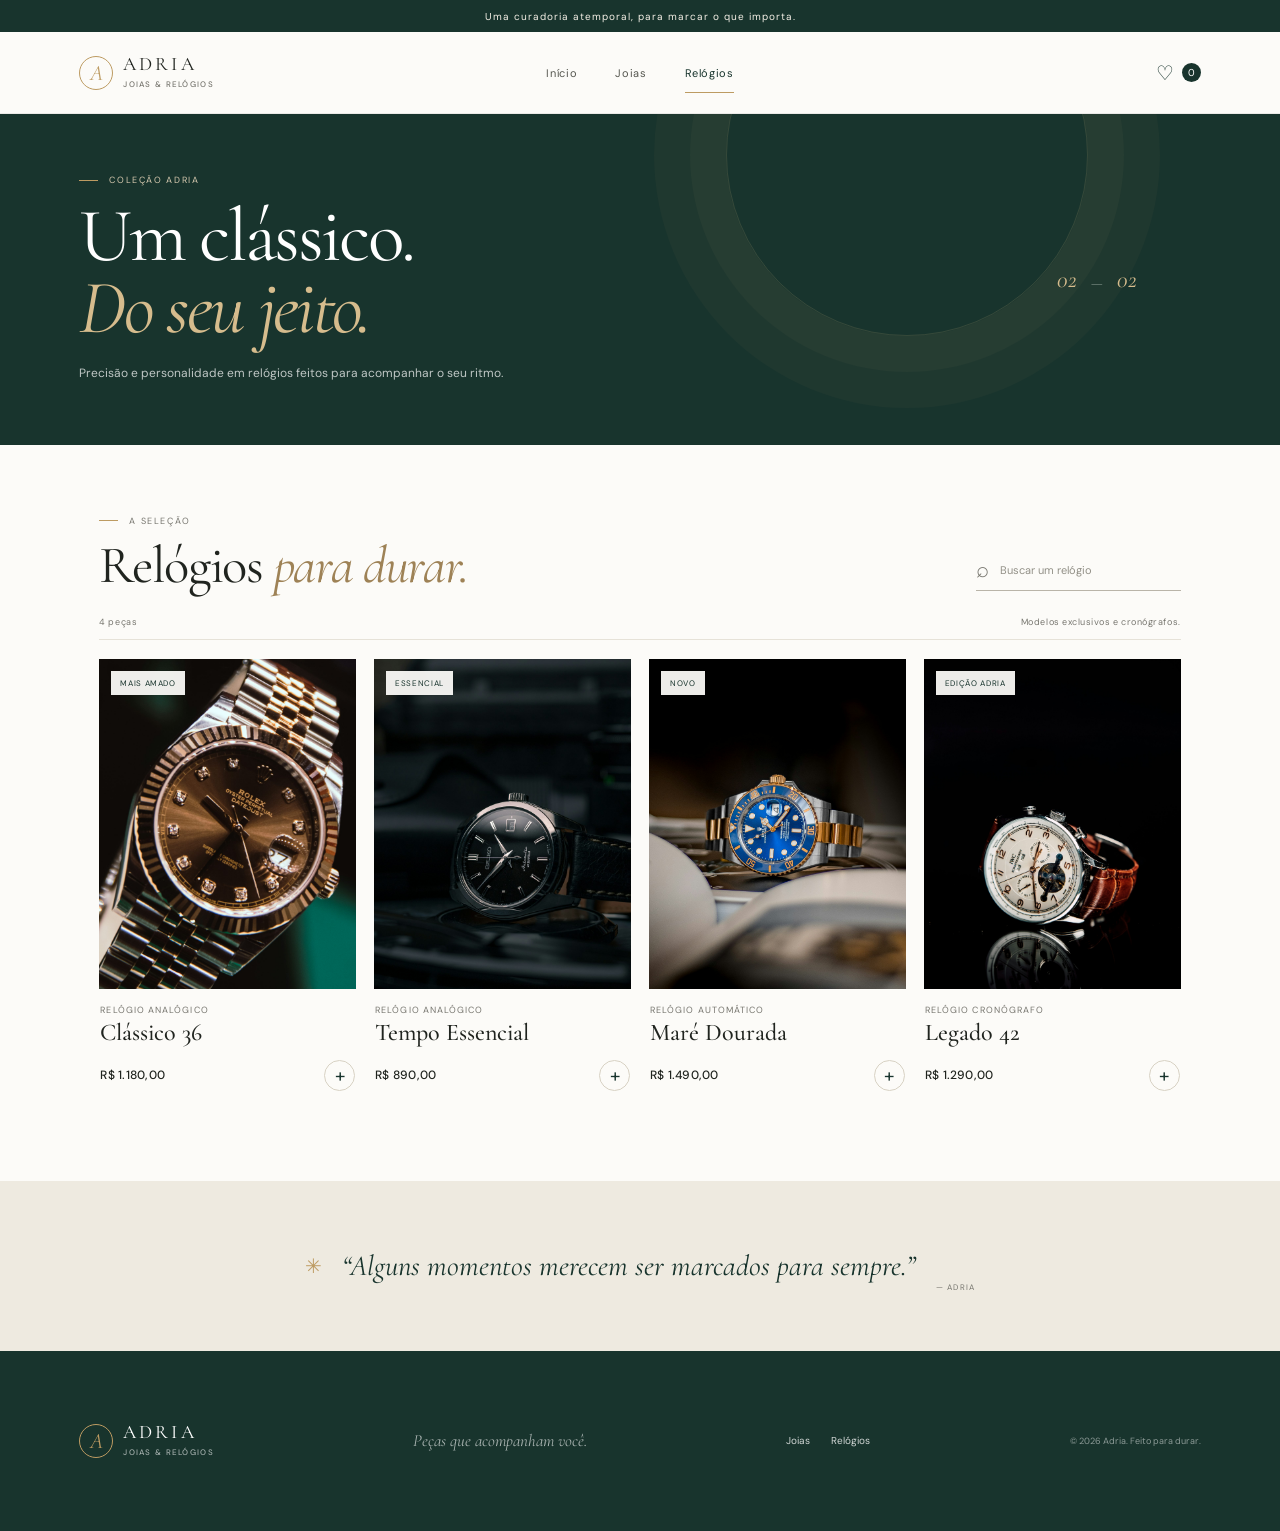
<file: projeto/relogios.html>
<!doctype html>
<html lang="pt-BR">
<head>
  <meta charset="utf-8">
  <meta name="viewport" content="width=device-width, initial-scale=1">
  <meta name="description" content="Relógios clássicos e contemporâneos selecionados na curadoria Adria.">
  <meta name="theme-color" content="#18342d">
  <title>Relógios - Adria</title>
  <link rel="preconnect" href="https://fonts.googleapis.com">
  <link rel="preconnect" href="https://fonts.gstatic.com" crossorigin>
  <link href="https://fonts.googleapis.com/css2?family=Cormorant+Garamond:wght@400;500;600;700&family=DM+Sans:wght@400;500;600;700&display=swap" rel="stylesheet">
  <link rel="stylesheet" href="estilos/styles.css">
  <script src="scripts/products.js" defer></script>
  <script src="scripts/app.js" defer></script>
</head>
<body data-page="relogios">
  <div class="announcement">Uma curadoria atemporal, para marcar o que importa.</div>
  <header class="site-header">
    <a class="brand" href="index.html" aria-label="Adria, página inicial">
      <span class="brand-mark" aria-hidden="true">A</span>
      <span>ADRIA<small>JOIAS & RELÓGIOS</small></span>
    </a>
    <button class="menu-toggle" type="button" aria-expanded="false" aria-controls="primary-nav" aria-label="Abrir menu">
      <span></span><span></span>
    </button>
    <nav class="primary-nav" id="primary-nav" aria-label="Navegação principal">
      <a href="index.html">Início</a>
      <a href="joias.html">Joias</a>
      <a class="active" href="relogios.html" aria-current="page">Relógios</a>
    </nav>
    <a class="bag-link" href="#catalogo" aria-label="Sacola de compras">
      <span aria-hidden="true">♡</span>
      <span class="bag-count" data-bag-count>0</span>
    </a>
  </header>
  <main>
    <section class="collection-hero collection-watches">
      <div>
        <p class="eyebrow"><span></span> Coleção Adria</p>
        <h1>Um clássico.<br><em>Do seu jeito.</em></h1>
        <p>Precisão e personalidade em relógios feitos para acompanhar o seu ritmo.</p>
      </div>
      <span class="collection-index">02 <i>—</i> 02</span>
    </section>
    <section class="section catalog-section" id="catalogo">
      <div class="section-heading catalog-heading">
        <div>
          <p class="eyebrow"><span></span> A seleção</p>
          <h2>Relógios <em>para durar.</em></h2>
        </div>
        <label class="search-box" for="search-watches">
          <span aria-hidden="true">⌕</span>
          <input id="search-watches" type="search" placeholder="Buscar um relógio" aria-label="Buscar relógios" data-search>
        </label>
      </div>
      <div class="catalog-meta">
        <span data-result-count></span>
        <span>Modelos exclusivos e cronógrafos.</span>
      </div>
      <div class="product-grid" data-product-list data-mode="category" data-category="relogios" aria-live="polite"></div>
      <p class="empty-state" hidden>Nenhum relógio encontrado. Tente outra busca.</p>
    </section>
    <section class="editorial-strip">
      <span aria-hidden="true">✳</span>
      <p>“Alguns momentos merecem ser marcados para sempre.”</p>
      <span>— ADRIA</span>
    </section>
  </main>
  <footer class="site-footer">
    <a class="brand footer-brand" href="index.html">
      <span class="brand-mark" aria-hidden="true">A</span>
      <span>ADRIA<small>JOIAS & RELÓGIOS</small></span>
    </a>
    <p>Peças que acompanham você.</p>
    <div class="footer-links">
      <a href="joias.html">Joias</a>
      <a href="relogios.html">Relógios</a>
    </div>
    <small>© <span data-year></span> Adria. Feito para durar.</small>
  </footer>
  <div class="toast" role="status" aria-live="polite"></div>
</body>
</html>
</file>
<file: estilos/base.css>
*{
    margin: 0;
    padding: 0;
    
}

/* Estilização do Header */
header, body, main, section, footer {
    padding: 0;
    max-width: 900px;
    margin:0 auto;
}

header {
   margin-top: 20px;
   font-family: Arial, Helvetica, sans-serif;
   background-color: #1F5274;
   text-align: center;

}

#course-title {
   color: #ffffff;
   text-align: end;
   
    
}

header nav {
    background-color: #343333;
    display: block;
    margin-top: 20px;
}

nav ul {
    list-style-type: none;
    display: flex;
    flex-wrap: wrap;
    padding: 10px 30px;
    justify-content: space-around;
}

nav a {
    display: block;
    text-align: center;
    color: #fff;
    text-decoration: none;
}

nav a:hover {
  color: #ffffff;
  background-color: #007bff;
  border-radius: 4px;
}

/* Estilização do Main*/
main {
    display: grid;
    gap: 10px;
    padding: 20px;
}

main h1 {
    grid-column: 1 / 3;
    font-family: Arial, sans-serif;
    text-align: center;
    font-size: 1.8rem;
}

section {
    grid-template-columns: 20rem 1fr;
    border-radius: 5px;
}  

section h2 {
    margin: 0;
    background-color: #1F5274;
    font-size: 1.2em;
    color: #fff;
    text-align: center;
    padding: 10px;
    border-radius: 5px 5px 0 0;
}

.card {
    background-color: #fff;
    border-radius: 5px;
    border: 1px solid #ccc;
    
}

#sobre {
    grid-column: 1 / 2;  
    position: relative;
    width: 600px;
    height: auto;
}

#sobre p {
    padding: 20px;
    float: left;
    text-align: justify;
    width: 65%;
    height: auto;
    font-size: 14px;
    line-height: 1.5;
} 
    
#sobre img {
    width: 120px;
    height: auto;
    border-radius: 5px;
    float: right;  
    margin-top: 30px;
    margin-right: 30px;
}

.meue-estado {
  margin-top: 20px;
  margin-left: 30px;
}

.meu-estado h3 {
  max-width: 60%;
  text-align: center;
  font-size: 1.1rem;
  color: #272525;
  border-bottom: 1px solid #1e3a8a;
}

.box-amazonas {
  max-width: 70%;
  display: flex;
}

.box-amazonas figure {
  margin-top: 20px;
}

.box-amazonas p {
   margin: 0;

}

figure img {
  width: 130px;
  border: 1px solid #ccc;
  display: block;
  margin-bottom: 5px;
}

figcaption {
  margin-left: 20px;
  text-align: left;
  font-size: 0.75rem;
  font-style: italic;
  color: #555555;
}


#recursos {
    grid-column: 2 / 3;
    width: 250px;
}

#recursos ul {
    margin-top: 15px;
    margin-left: 30px;
    padding: 20px;
    line-height: 2;
    font-size: 14px;
}

/* Estilização do Footer*/

footer {
    background-color: #1F5274;
    font-family: sans-serif;
    font-size: 14px;
    color: #fff;
    text-align: center;
    padding: 10px;
    line-height: 1.5;
}
</file>
<file: projeto/estilos/styles.css>
@charset "UTF-8";

:root {
  --pine: #18342d;
  --pine-2: #25443b;
  --ink: #20241f;
  --muted: #77766f;
  --cream: #f7f5ef;
  --paper: #fcfbf8;
  --gold: #bd9b62;
  --line: #e6e2d8;
  --serif: "Cormorant Garamond", Georgia, serif;
  --sans: "DM Sans", Arial, sans-serif;
  --page: 1240px;
  --gutter: clamp(20px, 6.2vw, 96px);
}

* {
  box-sizing: border-box;
}

html {
  scroll-behavior: smooth;
}

body {
  margin: 0;
  background: var(--paper);
  color: var(--ink);
  font-family: var(--sans);
  font-size: 14px;
  -webkit-font-smoothing: antialiased;
}

img {
  display: block;
  max-width: 100%;
}

a {
  color: inherit;
  text-decoration: none;
}

button, input {
  font: inherit;
}

/* Foco para acessibilidade */
button:focus-visible, input:focus-visible, a:focus-visible {
  outline: 2px solid var(--gold);
  outline-offset: 2px;
}


.announcement {
  min-height: 32px;
  display: flex;
  align-items: center;
  justify-content: center;
  padding: 7px 16px;
  background: var(--pine);
  color: #f6f1e7;
  text-align: center;
  font-size: 10px;
  letter-spacing: 0.1em;
}

/* Cabeçalho e Marca */
.site-header {
  height: 82px;
  padding: 0 var(--gutter);
  display: grid;
  grid-template-columns: 1fr auto 1fr;
  align-items: center;
  background: var(--paper);
  border-bottom: 1px solid rgba(32, 36, 31, 0.08);
  position: relative;
  z-index: 5;
}

.brand {
  display: inline-flex;
  align-items: center;
  gap: 10px;
  width: max-content;
  font-family: var(--serif);
  font-size: 19px;
  letter-spacing: 0.16em;
  line-height: 0.85;
}

.brand small {
  display: block;
  margin-top: 7px;
  font: 500 8px var(--sans);
  letter-spacing: 0.16em;
  color: var(--muted);
}

.brand-mark {
  width: 34px;
  height: 34px;
  border: 1px solid var(--gold);
  border-radius: 50%;
  display: grid;
  place-items: center;
  color: var(--gold);
  font: italic 22px var(--serif);
  letter-spacing: 0;
}

/* Navegação Principal */
.primary-nav {
  display: flex;
  align-items: center;
  gap: 38px;
  height: 100%;
}

.primary-nav a {
  height: 100%;
  display: flex;
  align-items: center;
  position: relative;
  font-size: 11px;
  letter-spacing: 0.06em;
  color: #55564f;
  transition: color 0.2s;
}

.primary-nav a:hover,
.primary-nav a.active {
  color: var(--pine);
}

.primary-nav a.active:after {
  content: "";
  position: absolute;
  left: 0;
  right: 0;
  bottom: 20px;
  height: 1px;
  background: var(--gold);
}

.bag-link {
  justify-self: end;
  display: flex;
  align-items: center;
  gap: 8px;
  color: var(--pine);
  font-size: 20px;
}

.bag-count {
  width: 19px;
  height: 19px;
  border-radius: 50%;
  display: grid;
  place-items: center;
  background: var(--pine);
  color: white;
  font: 10px var(--sans);
}

.menu-toggle {
  display: none;
}

/* Seção Hero */
.hero {
  min-height: 620px;
  max-width: 1600px;
  margin: auto;
  display: grid;
  grid-template-columns: 1.04fr 0.96fr;
  position: relative;
  background: var(--pine);
  color: #f7f4ec;
  overflow: hidden;
}

.hero-copy {
  padding: clamp(70px, 10vw, 142px) 30px 65px var(--gutter);
  align-self: center;
  position: relative;
  z-index: 1;
}

.eyebrow {
  margin: 0 0 22px;
  display: flex;
  align-items: center;
  gap: 11px;
  font-size: 9px;
  letter-spacing: 0.18em;
  text-transform: uppercase;
}

.eyebrow > span {
  width: 19px;
  height: 1px;
  background: var(--gold);
  display: inline-block;
}

.hero h1,
.collection-hero h1 {
  margin: 0;
  font: 400 clamp(53px, 6.3vw, 88px) / 0.95 var(--serif);
  letter-spacing: -0.035em;
}

.hero h1 em,
.collection-hero h1 em,
.section-heading h2 em,
.story-copy h2 em,
.newsletter-copy h2 em {
  font-weight: 400;
  color: #d6bc8d;
}

.hero-description {
  max-width: 410px;
  margin: 25px 0 30px;
  color: rgba(249, 247, 240, 0.72);
  font-size: 13px;
  line-height: 1.9;
}

.hero-actions {
  display: flex;
  align-items: center;
  gap: 26px;
  flex-wrap: wrap;
}

.button {
  min-height: 48px;
  padding: 0 19px;
  display: inline-flex;
  align-items: center;
  justify-content: center;
  gap: 20px;
  font-size: 10px;
  letter-spacing: 0.05em;
  border: 0;
  cursor: pointer;
  transition: transform 0.2s, background 0.2s;
}

.button:hover {
  transform: translateY(-2px);
}

.button-light {
  background: #f5f0e5;
  color: var(--pine);
}

.button-light:hover {
  background: white;
}

.button-dark {
  background: var(--pine);
  color: white;
}

.text-link {
  font-size: 10px;
  letter-spacing: 0.04em;
  color: rgba(249, 247, 240, 0.88);
}

.text-link span,
.button span {
  font-size: 16px;
}

.text-link:hover {
  color: #d6bc8d;
}

.hero-note {
  display: flex;
  align-items: center;
  gap: 12px;
  margin-top: 66px;
  font: italic 17px var(--serif);
  color: #d8ccae;
}

.hero-note-line {
  width: 34px;
  height: 1px;
  background: var(--gold);
}

.hero-visual {
  position: relative;
  min-height: 620px;
  overflow: hidden;
}

.hero-visual:after {
  content: "";
  position: absolute;
  inset: 0;
  background: linear-gradient(90deg, rgba(24, 52, 45, 0.25), transparent 48%),
              linear-gradient(0deg, rgba(20, 31, 26, 0.38), transparent 24%);
}

.hero-visual img {
  width: 100%;
  height: 100%;
  position: absolute;
  inset: 0;
  object-fit: cover;
  object-position: center;
}

.hero-image-caption {
  position: absolute;
  z-index: 1;
  left: 30px;
  right: 30px;
  bottom: 30px;
  display: flex;
  justify-content: space-between;
  color: #fff;
  font-size: 9px;
  letter-spacing: 0.16em;
  text-transform: uppercase;
}

.hero-seal {
  position: absolute;
  z-index: 2;
  right: 30px;
  top: 36px;
  width: 94px;
  height: 94px;
  border: 1px solid rgba(255, 255, 255, 0.7);
  border-radius: 50%;
  display: flex;
  align-items: center;
  justify-content: center;
  flex-direction: column;
  text-align: center;
  font-size: 8px;
  line-height: 1.5;
  letter-spacing: 0.12em;
  color: white;
  transform: rotate(10deg);
}

.hero-seal span {
  color: #e2c98f;
  font-size: 16px;
}

.hero-side-label {
  position: absolute;
  right: 14px;
  top: 50%;
  writing-mode: vertical-rl;
  transform: translateY(-50%);
  font-size: 8px;
  letter-spacing: 0.24em;
  color: rgba(255, 255, 255, 0.7);
  z-index: 2;
}

/* Seções Padrão e Catálogo */
.section {
  max-width: var(--page);
  margin: 0 auto;
  padding: 94px var(--gutter);
}

.featured-section {
  padding-top: 100px;
  padding-bottom: 105px;
}

.section-heading {
  display: flex;
  align-items: flex-end;
  justify-content: space-between;
  gap: 22px;
  margin-bottom: 35px;
}

.section-heading .eyebrow {
  color: var(--muted);
  margin-bottom: 13px;
}

.section-heading h2,
.story-copy h2,
.newsletter-copy h2 {
  margin: 0;
  font: 400 clamp(38px, 4.1vw, 55px) / 0.98 var(--serif);
  letter-spacing: -0.025em;
}

.section-heading h2 em,
.story-copy h2 em {
  color: #9e8256;
}

.dark-link {
  color: var(--pine);
  padding-bottom: 7px;
}

/* Cards de Produtos */
.product-grid {
  display: grid;
  grid-template-columns: repeat(4, minmax(0, 1fr));
  gap: 25px 18px;
}

.product-card {
  min-width: 0;
  animation: rise-in 0.45s both;
}

.product-photo {
  height: clamp(215px, 27vw, 330px);
  display: block;
  position: relative;
  overflow: hidden;
  background: #eeece5;
}

.product-photo img {
  width: 100%;
  height: 100%;
  object-fit: cover;
  transition: transform 0.55s cubic-bezier(0.2, 0.7, 0.3, 1);
}

.product-card:hover .product-photo img {
  transform: scale(1.045);
}

.product-tag {
  position: absolute;
  left: 12px;
  top: 12px;
  padding: 7px 9px;
  background: rgba(252, 251, 248, 0.94);
  color: var(--pine);
  font-size: 8px;
  letter-spacing: 0.08em;
  text-transform: uppercase;
}

.product-info {
  padding: 15px 1px 0;
}

.product-category {
  margin: 0 0 4px;
  color: var(--muted);
  font-size: 9px;
  letter-spacing: 0.12em;
  text-transform: uppercase;
}

.product-info h3 {
  margin: 0;
  font: 500 24px / 1.05 var(--serif);
}

.product-bottom {
  display: flex;
  align-items: center;
  justify-content: space-between;
  margin-top: 14px;
}

.product-bottom strong {
  font-size: 12px;
  font-weight: 500;
  letter-spacing: 0.02em;
}

.add-button {
  width: 31px;
  height: 31px;
  border: 1px solid #d7d1c3;
  border-radius: 50%;
  background: transparent;
  color: var(--pine);
  font-size: 19px;
  line-height: 1;
  cursor: pointer;
  transition: all 0.2s;
}

.add-button:hover {
  background: var(--pine);
  border-color: var(--pine);
  color: white;
}

/* Faixa Editorial de História */
.story-band {
  display: grid;
  grid-template-columns: 1fr 1fr;
  min-height: 445px;
  background: #eeeae0;
}

.story-image {
  min-height: 445px;
  overflow: hidden;
}

.story-image img {
  width: 100%;
  height: 100%;
  max-height: 560px;
  object-fit: cover;
}

.story-copy {
  padding: 75px clamp(32px, 8vw, 120px);
  align-self: center;
}

.story-copy .eyebrow {
  color: var(--muted);
  margin-bottom: 16px;
}

.story-copy h2 {
  font-size: clamp(43px, 4.5vw, 63px);
}

.story-copy > p:not(.eyebrow) {
  max-width: 380px;
  margin: 19px 0 24px;
  color: #68675e;
  font-size: 12px;
  line-height: 1.9;
}


.newsletter-section {
  max-width: var(--page);
  margin: 0 auto;
  padding: 80px var(--gutter);
  display: grid;
  grid-template-columns: 1fr 1fr;
  gap: 40px;
  align-items: center;
  background: var(--paper);
  border-bottom: 1px solid var(--line);
}

.newsletter-copy .eyebrow {
  color: var(--muted);
  margin-bottom: 12px;
}

.newsletter-copy p:last-child {
  margin: 16px 0 0;
  color: var(--muted);
  font-size: 12px;
  line-height: 1.8;
}

.newsletter-form label {
  display: block;
  font-size: 10px;
  letter-spacing: 0.1em;
  text-transform: uppercase;
  color: var(--muted);
  margin-bottom: 10px;
}

.newsletter-field {
  display: flex;
  gap: 10px;
}

.newsletter-field input {
  flex: 1;
  height: 48px;
  padding: 0 16px;
  border: 1px solid var(--line);
  background: var(--cream);
  color: var(--ink);
  font-size: 12px;
}

.newsletter-feedback {
  margin-top: 14px;
  padding: 12px;
  background: var(--cream);
  border: 1px solid var(--gold);
  color: var(--pine);
  font-size: 11px;
  line-height: 1.6;
}

/* Faixa de Diferenciais */
.promise-row {
  padding: 42px var(--gutter);
  display: flex;
  justify-content: center;
  gap: clamp(24px, 8vw, 120px);
  background: #f9f8f4;
  border-bottom: 1px solid var(--line);
}

.promise-row > div {
  display: flex;
  align-items: center;
  gap: 13px;
}

.promise-icon {
  color: var(--gold);
  font-size: 22px;
}

.promise-row p {
  margin: 0;
  color: var(--muted);
  font-size: 10px;
  line-height: 1.8;
}

.promise-row strong {
  color: var(--ink);
  font-size: 11px;
  font-weight: 500;
}

/* Rodapé */
.site-footer {
  min-height: 180px;
  padding: 40px var(--gutter);
  display: flex;
  align-items: center;
  justify-content: space-between;
  gap: 24px;
  background: var(--pine);
  color: white;
}

.footer-brand small {
  color: rgba(255, 255, 255, 0.6);
}

.site-footer > p {
  color: rgba(255, 255, 255, 0.62);
  font: italic 17px var(--serif);
}

.footer-links {
  display: flex;
  gap: 21px;
  font-size: 10px;
  color: rgba(255, 255, 255, 0.8);
}

.site-footer > small {
  font-size: 9px;
  color: rgba(255, 255, 255, 0.5);
}

/* Páginas de Coleção (Joias / Relógios) */
.collection-hero {
  min-height: 330px;
  padding: 60px var(--gutter);
  display: flex;
  align-items: center;
  justify-content: space-between;
  background: var(--pine);
  color: white;
  position: relative;
  overflow: hidden;
}

.collection-hero:after {
  content: "";
  position: absolute;
  width: 360px;
  height: 360px;
  border: 1px solid rgba(205, 178, 127, 0.16);
  border-radius: 50%;
  right: 15%;
  top: -140px;
  box-shadow: 0 0 0 36px rgba(205, 178, 127, 0.04),
              0 0 0 72px rgba(205, 178, 127, 0.035);
}

.collection-hero > div {
  position: relative;
  z-index: 1;
}

.collection-hero .eyebrow {
  color: #d6c9af;
  margin-bottom: 14px;
}

.collection-hero h1 {
  font-size: clamp(50px, 6vw, 76px);
}

.collection-hero > div > p:last-child {
  max-width: 440px;
  margin: 19px 0 0;
  color: rgba(255, 255, 255, 0.72);
  font-size: 12px;
  line-height: 1.8;
}

.collection-index {
  position: relative;
  z-index: 1;
  margin-right: clamp(0px, 5vw, 70px);
  font: italic 24px var(--serif);
  color: #d6bc8d;
}

.collection-index i {
  font-style: normal;
  font-size: 14px;
  color: #8b9b92;
  margin: 0 8px;
}

/* Seção de Busca e Catálogo */
.catalog-section {
  padding-top: 70px;
  padding-bottom: 90px;
}

.catalog-heading {
  margin-bottom: 25px;
}

.search-box {
  height: 41px;
  min-width: 205px;
  display: flex;
  align-items: center;
  gap: 9px;
  border-bottom: 1px solid #b9b4a8;
  color: var(--muted);
}

.search-box > span {
  font: 22px var(--serif);
}

.search-box input {
  width: 100%;
  border: 0;
  outline: 0;
  background: transparent;
  color: var(--ink);
  font-size: 11px;
}

.search-box input::placeholder {
  color: #929087;
}

.catalog-meta {
  margin-bottom: 19px;
  padding-bottom: 11px;
  border-bottom: 1px solid var(--line);
  display: flex;
  justify-content: space-between;
  color: var(--muted);
  font-size: 9px;
  letter-spacing: 0.06em;
}

.empty-state {
  padding: 45px 0;
  color: var(--muted);
  font: italic 20px var(--serif);
}

/* Citação / Editorial */
.editorial-strip {
  min-height: 170px;
  display: flex;
  align-items: center;
  justify-content: center;
  gap: 20px;
  padding: 30px;
  background: #eeeae0;
  color: var(--pine);
}

.editorial-strip > span:first-child {
  font-size: 20px;
  color: var(--gold);
}

.editorial-strip p {
  margin: 0;
  font: italic clamp(20px, 3vw, 29px) var(--serif);
}

.editorial-strip > span:last-child {
  margin-top: 43px;
  font-size: 8px;
  letter-spacing: 0.16em;
  color: var(--muted);
}

/* Notificação Toast */
.toast {
  position: fixed;
  z-index: 10;
  left: 50%;
  bottom: 22px;
  transform: translate(-50%, 18px);
  padding: 13px 19px;
  background: var(--pine);
  color: white;
  font-size: 11px;
  opacity: 0;
  pointer-events: none;
  transition: opacity 0.2s, transform 0.2s;
  box-shadow: 0 8px 28px rgba(0, 0, 0, 0.15);
}

.toast.is-visible {
  opacity: 1;
  transform: translate(-50%, 0);
}

@keyframes rise-in {
  from {
    opacity: 0;
    transform: translateY(9px);
  }
  to {
    opacity: 1;
    transform: translateY(0);
  }
}

/* Media Queries Responsivas */
@media (min-width: 1500px) {
  .hero {
    min-height: 700px;
  }
  .hero-visual {
    min-height: 700px;
  }
}

@media (max-width: 900px) {
  :root {
    --gutter: clamp(22px, 5vw, 50px);
  }
  .site-header {
    grid-template-columns: 1fr auto auto;
    gap: 24px;
  }
  .primary-nav {
    gap: 24px;
  }
  .hero {
    min-height: 560px;
  }
  .hero-visual {
    min-height: 560px;
  }
  .hero-copy {
    padding-top: 75px;
    padding-bottom: 55px;
  }
  .hero h1 {
    font-size: clamp(55px, 7vw, 75px);
  }
  .product-grid {
    grid-template-columns: repeat(2, minmax(0, 1fr));
    gap: 34px 18px;
  }
  .product-photo {
    height: clamp(250px, 45vw, 410px);
  }
  .story-copy {
    padding: 55px 38px;
  }
  .newsletter-section {
    grid-template-columns: 1fr;
    gap: 28px;
  }
  .promise-row {
    gap: 30px;
  }
  .promise-row > div {
    gap: 9px;
  }
}

@media (max-width: 640px) {
  .announcement {
    font-size: 9px;
    letter-spacing: 0.06em;
  }
  .site-header {
    height: 70px;
    grid-template-columns: 1fr auto auto;
    gap: 15px;
  }
  .brand {
    font-size: 17px;
  }
  .brand-mark {
    width: 31px;
    height: 31px;
  }
  .menu-toggle {
    grid-column: 2;
    grid-row: 1;
    justify-self: center;
    width: 28px;
    height: 35px;
    padding: 8px 2px;
    border: 0;
    background: none;
    display: flex;
    flex-direction: column;
    justify-content: center;
    gap: 6px;
    cursor: pointer;
  }
  .menu-toggle span {
    display: block;
    width: 22px;
    height: 1px;
    background: var(--pine);
    transition: transform 0.2s;
  }
  .menu-toggle[aria-expanded="true"] span:first-child {
    transform: translateY(3.5px) rotate(45deg);
  }
  .menu-toggle[aria-expanded="true"] span:last-child {
    transform: translateY(-3.5px) rotate(-45deg);
  }
  .primary-nav {
    position: absolute;
    top: 69px;
    left: 0;
    right: 0;
    height: auto;
    padding: 7px var(--gutter) 18px;
    background: var(--paper);
    border-bottom: 1px solid var(--line);
    display: none;
    align-items: stretch;
  }
  .primary-nav.is-open {
    display: flex;
    flex-direction: column;
    gap: 0;
  }
  .primary-nav a {
    height: auto;
    padding: 14px 0;
    border-bottom: 1px solid var(--line);
    font-size: 12px;
  }
  .primary-nav a.active:after {
    display: none;
  }
  .hero {
    grid-template-columns: 1fr;
    min-height: auto;
  }
  .hero-visual {
    min-height: 380px;
  }
  .hero-side-label,
  .hero-seal {
    display: none;
  }
  .story-band {
    grid-template-columns: 1fr;
  }
  .newsletter-field {
    flex-direction: column;
  }
  .promise-row {
    flex-direction: column;
    gap: 22px;
  }
  .site-footer {
    flex-direction: column;
    align-items: flex-start;
    gap: 20px;
    padding: 36px var(--gutter);
  }
  .collection-hero {
    flex-direction: column;
    align-items: flex-start;
    gap: 24px;
    min-height: auto;
    padding: 45px var(--gutter);
  }
  .collection-index {
    margin-right: 0;
  }
}
</file>
<file: estilos/formulario.css>
* {
    box-sizing: border-box;
    margin: 0;
    padding: 0;
    font-family: Arial, Helvetica, sans-serif;
}

body {
    background-color: #ffffff;
    min-height: 100vh;
    display: flex;
    flex-direction: column;
    justify-content: space-between;
    align-items: center;
}

/* Top Header Banner */
.header-banner {
    width: 100%;
    max-width: 500px;
    background-color: #a574a1;
    color: #ffffff;
    text-align: center;
    padding: 16px 10px;
    margin-top: 20px;
    margin-bottom: 20px;
}

.header-banner h1 {
    font-size: 26px;
    font-weight: bold;
    letter-spacing: 0.5px;
}

/* Form Main Container */
.form-container {
    width: 100%;
    max-width: 500px;
    background-color: #f8e3f6;
    padding: 15px 40px;
    border-radius: 10px;
    box-shadow: 0 4px 10px rgba(0, 0, 0, 0.05);
    margin-bottom: 20px;
}

.form-group {
    margin-bottom: 10px;
}

.form-label {
    display: block;
    font-weight: bold;
    color: #111111;
    font-size: 15px;
    margin-bottom: 6px;
}

.label-recursos {
    margin-bottom: 2px;
}

.optional {
    color: #3b2073;
    font-weight: bold;
    font-size: 13px;
}

.sub-label {
    font-style: italic;
    font-weight: bold;
    font-size: 14px;
    color: #111111;
    margin-top: -2px;
    margin-bottom: 8px;
    display: block;
}

/* Form Inputs */
select {
    width: 100%;
    padding: 9px 10px;
    border: 1px solid #b2a8b3;
    border-radius: 2px;
    background-color: #ffffff;
    font-size: 14px;
    color: #222222;
    outline: none;
    transition: border-color 0.2s, box-shadow 0.2s;
}

input[type="date"], input[type="text"], textarea {
    width: 100%;
    padding: 9px 10px;
    border: 1px solid #b2a8b3;
    border-radius: 2px;
    background-color: #ffffff;
    font-size: 14px;
    color: #222222;
    outline: none;
    transition: border-color 0.2s, box-shadow 0.2s;
}

select:focus, input[type="date"]:focus, input[type="text"]:focus, textarea:focus {
    border-color: #28032b;
    box-shadow: 0 0 0 2px rgba(40, 3, 43, 0.15);
}

textarea {
    resize: vertical;
    min-height: 100px;
}

/* Rating Stars and Radios */
.rating-grid {
    display: grid;
    grid-template-columns: repeat(5, 1fr);
    text-align: center;
    align-items: end;
    margin-top: 6px;
    gap: 4px;
}

.rating-item {
    display: flex;
    flex-direction: column;
    align-items: center;
    justify-content: flex-end;
}

.rating-stars {
    font-size: 14px;
    color: #000000;
    margin-bottom: 6px;
    line-height: 1;
    user-select: none;
    word-break: break-all;
    cursor: pointer;
}

.custom-radio {
    appearance: none;
    -webkit-appearance: none;
    width: 28px;
    height: 28px;
    border: 1px solid #a298a3;
    background-color: #ffffff;
    border-radius: 50%;
    cursor: pointer;
    position: relative;
    outline: none;
    display: inline-block;
    transition: transform 0.1s, border-color 0.2s;
}

.custom-radio:hover {
    border-color: #28032b;
}

.custom-radio:checked {
    border-color: #28032b;
    background-color: #ffffff;
}

.custom-radio:checked::after {
    content: '';
    position: absolute;
    top: 50%;
    left: 50%;
    transform: translate(-50%, -50%);
    width: 14px;
    height: 14px;
    background-color: #28032b;
    border-radius: 50%;
}

/* Checkboxes */
.checkbox-group {
    display: flex;
    flex-direction: column;
    gap: 10px;
    margin-top: 6px;
}

.checkbox-item {
    display: flex;
    align-items: center;
    cursor: pointer;
}

.custom-checkbox {
    appearance: none;
    -webkit-appearance: none;
    width: 26px;
    height: 26px;
    border: 1px solid #a298a3;
    background-color: #ffffff;
    border-radius: 2px;
    cursor: pointer;
    position: relative;
    margin-right: 12px;
    outline: none;
    flex-shrink: 0;
    transition: border-color 0.2s;
}

.custom-checkbox:hover {
    border-color: #28032b;
}

.custom-checkbox:checked {
    border-color: #28032b;
    background-color: #ffffff;
}

.custom-checkbox:checked::after {
    content: '✓';
    position: absolute;
    top: 50%;
    left: 50%;
    transform: translate(-50%, -50%);
    font-size: 18px;
    font-weight: bold;
    color: #28032b;
}

.checkbox-label {
    font-weight: bold;
    font-size: 15px;
    color: #000000;
    user-select: none;
}

/* Submit Button */
.submit-btn {
    width: 100%;
    padding: 12px;
    background-color: #e2e2e6;
    color: #000000;
    border: 1px solid #c2c2cb;
    border-radius: 4px;
    font-size: 20px;
    font-weight: bold;
    cursor: pointer;
    margin-top: 10px;
    margin-bottom: 10px;
    transition: background-color 0.2s, transform 0.1s;
    box-shadow: 0 1px 3px rgba(0,0,0,0.1);
}

.submit-btn:hover {
    background-color: #d6d6dc;
}

.submit-btn:active {
    transform: scale(0.99);
}

/* Footer Banner */
.footer-banner {
    width: 100%;
    max-width: 500px;
    background-color: #a574a1;
    color: #ffffff;
    text-align: center;
    padding: 14px 10px;
    font-size: 16px;
    line-height: 1.4;    
}

.footer-banner p {
    margin: 2px 0;
}

/* Validation Feedback Message */
.error-message {
    color: #a80000;
    font-size: 13px;
    font-weight: bold;
    margin-top: 4px;
    display: none;
}

/* Custom Modal for Confirmation */
.modal-overlay {
    position: fixed;
    top: 0;
    left: 0;
    right: 0;
    bottom: 0;
    background-color: rgba(0, 0, 0, 0.5);
    display: flex;
    align-items: center;
    justify-content: center;
    opacity: 0;
    pointer-events: none;
    transition: opacity 0.3s ease;
    z-index: 1000;
    padding: 15px;
}

.modal-overlay.active {
    opacity: 1;
    pointer-events: auto;
}

.modal-card {
    background-color: #ffffff;
    border-radius: 8px;
    max-width: 400px;
    width: 100%;
    padding: 24px;
    text-align: center;
    box-shadow: 0 10px 25px rgba(0, 0, 0, 0.2);
    transform: translateY(20px);
    transition: transform 0.3s ease;
}

.modal-overlay.active .modal-card {
    transform: translateY(0);
}

.modal-icon {
    font-size: 48px;
    color: #28032b;
    margin-bottom: 12px;
}

.modal-title {
    font-size: 20px;
    font-weight: bold;
    color: #28032b;
    margin-bottom: 10px;
}

.modal-body {
    font-size: 14px;
    color: #444;
    margin-bottom: 20px;
    line-height: 1.5;
}

.modal-close-btn {
    background-color: #28032b;
    color: #ffffff;
    border: none;
    padding: 10px 20px;
    border-radius: 4px;
    font-weight: bold;
    cursor: pointer;
    font-size: 14px;
    transition: background-color 0.2s;
}

.modal-close-btn:hover {
    background-color: #3f0844;
}

@media (max-width: 480px) {
    .header-banner, .form-container, .footer-banner {
        max-width: 100%;
    }
    .rating-stars {
        font-size: 12px;
    }
}
</file>
<file: estilos/local.css>
/* =============================================== 
              Estilos Base - Mobile
   =============================================== */

:root {
    /* Ajustado para tom levemente mais escuro para aumentar contraste com fundo claro */
    --primary-color: #435080; 
    --primary-dark: #006b38;
    
    /* Tom dourado mais escuro para melhor destaque na borda */
    --traco-color: #B8860B; 
    
    --bg-color: #f2f5f2;
    --bg-body: #ffffff;
    --title-card: #111111;
    
    /* CORRIGIDO: Escurecido de #3b7399 para #215275 para atingir > 7:1 de contraste (WCAG AAA) */
    --text-dados: #215275; 
    --subt-dados: #222222;
    
    --font-main: 'Roboto', sans-serif;
    --font-heading: 'Open Sans', sans-serif;
}

/* Reset e configurações gerais */
* {
    box-sizing: border-box;
    margin: 0;
    padding: 0;
}

body {
    font-family: var(--font-main);
    background-color: var(--bg-body);
    /* CORRIGIDO: Ajustado de #574f4f para #333333 para maximizar a legibilidade */
    color: #333333; 
    line-height: 1.5;
}

header, main, footer {
    max-width: 1000px;
    width: 90%;
    margin: .5rem auto;
}

/* Cabeçalho superior */
.box-header {
    background-color: var(--primary-color); 
    color: #ffffff; /* Contraste > 7:1 com o novo --primary-color */
    text-align: center;
    padding: 16px;
    border-bottom: 8px solid var(--traco-color); 
}

.box-header h1 {
    font-size: 2rem;
    font-weight: 700;
    letter-spacing: 0.5px;
}

/* Container Principal */
main {
    width: 90%;
    display: flex;
    flex-direction: column;
}

/* Imagem Hero */
.hero-image {
    width: 100%;
    margin: .5rem 1.6rem;
}

.hero-image img {
    width: 90%;
    height: auto;
    display: block;
    object-fit: cover;
    border-radius: 2px;
}

/* Seções de Informações (Dados / Weather) */
.dados {
    width: 90%;
    max-width: 450px;
    margin: 20px auto;
    padding: 20px 15px;
    background-color: var(--bg-body);
    border-radius: 4px;
    box-shadow: 0 2px 6px #0000001A;
    display: grid;
    grid-template-columns: 1fr 1fr;
    column-gap: 10px;
    row-gap: 10px;
    align-items: center;
}

/* Títulos das Seções */
.dados h2 {
    grid-column: 1 / -1;
    text-align: center;
    font-size: 1.8rem;
    color: var(--title-card);
    margin-bottom: 8px;
}

.dados:nth-of-type(2) img {
    display:flex;
}


/* Ícone de Tempo no Mobile */
.dados img {
    grid-column: 1 / -1;
    justify-self: center;
    margin-bottom: 12px;
}

/* Rótulos (ex: Area, Population) */
.dados h3 {
    text-align: right;
    font-size: 0.92rem;
    font-weight: 700;
    color: var(--subt-dados);
}

/* Valores correspondentes */
.dados p {
    text-align: left;
    font-size: 0.92rem;
    color: var(--text-dados);
}

/* Rodapé */
footer {
    background-color: var(--primary-color);  
    color: #ffffff; /* Forçado texto branco puro em vez da variável para garantir contraste */
    text-align: center;
    padding: 16px 10px;
    font-size: 0.85rem;
    line-height: 1.6;
    margin-top: 10px;
}

footer p {
    margin: 3px 0;
}

#sensacaoTermica::after {
    content: " °C";
    font-weight: bold;
    font-size: 0.92rem;
    color: var(--subt-dados);
}
</file>
<file: estilos/local-grande.css>
/* =========================================
           Telas Maiores -  Desktop
   ========================================= */

@media (min-width: 640px) {

    /* Container de imagem relativa para permitir posicionamento absoluto das caixas */
    main {
        position: relative;
        overflow: hidden;
    }

    .hero-image {
        width: 100%;
    }

    .hero-image img {
        width: 100%;
        height: 580px;
        object-fit: cover; 
    }

    /* Estilização dos cartões em camada flutuante (overlay) */
    .dados {
        position: absolute;
        width: 320px;
        max-width: none;
        margin: 0;
        padding: 0 0 15px 0;
        background-color: #ffffff;
        
        border-radius: 10px;
        box-shadow: 0 4px 15px #00000040;
        
        /* Ajuste do grid dos dados */
        grid-template-columns: auto 1fr;
        column-gap: 8px;
        row-gap: 6px;
    }

    /* Posiciona o 1º cartão (Dados) no Canto Superior Esquerdo */
    .dados:nth-of-type(1) {
        top: 35px;
        left: 45px;
    }

    /* Posiciona o 2º cartão (Weather) no Canto Inferior Direito */
    .dados:nth-of-type(2) {
        bottom: 35px;
        right: 45px;
    }

    /* Cabeçalho dos cartões */
    .dados h2 {
        grid-column: 1 / -1;
        grid-row: 1;
        background-color: #435080;  
        color: #ffffff;
        text-align: left;
        padding: 10px 18px;
        font-size: 1.4rem;
        font-weight: 500;
        margin-bottom: 10px;
    }

    .dados:nth-of-type(2) img {
        display: none;
    }
    
    .dados:nth-of-type(2) h2::after {
        content: " ⛅";
        font-size: 1.2rem;
        float: right;
    }

    
    /* Ajustes dos textos dentro dos cartões */
    .dados h3 {
        padding-left: 18px;
        font-size: 0.85rem;
    }

    .dados p {
        padding-right: 18px;
        font-size: 0.85rem;
    }

    footer {
        margin-top: 0;
    }
}
</file>
<file: estilos/templos.css>
/* CSS - Mobile */


:root {
  --primary-color: #0f3b25;
  --secondary-color: #1e5a38;
  --accent-color: #70cf98;
  --bg-color: #f1f6f3;
  --card-bg: #ffffff;
  --text-color: #112217;
  --light-text: #ffffff;
  --font-main: 'Segoe UI', Roboto, Helvetica, Arial, sans-serif;
  --shadow: 0 4px 12px rgba(0, 0, 0, 0.08);
  --radius: 8px;
}



* {
  box-sizing: border-box;
  margin: 0;
  padding: 0;
}

body {
  font-family: var(--font-main);
  background-color: var(--bg-color);
  color: var(--text-color);
  line-height: 1.6;
  min-height: 100vh;
  display: flex;
  flex-direction: column;
}

header {
  background-color: var(--primary-color);
  color: var(--light-text);
  box-shadow: var(--shadow);
  position: sticky;
  top: 0;
  z-index: 1000;
}

.cabecalho {
  display: flex;
  justify-content: space-around;
  align-items: center;
  padding: 1rem 1.2rem;
}

header h1 {
  font-size: 1.4rem;
  font-weight: 600;
  letter-spacing: 0.5px;
}

/* Botão Hambúrguer */
#botao-menu {
  background: none;
  border: none;
  color: var(--light-text);
  font-size: 1.8rem;
  cursor: pointer;
  padding: 0.2rem 0.5rem;
  transition: transform 0.2s ease;
}

#botao-menu:focus {
  outline: 2px solid var(--accent-color);
}

/* Menu de Navegação Oculto no Mobile */
nav ul {
  display: none;
  flex-direction: column;
  background-color: var(--primary-color);
  border-top: 1px solid rgba(255, 255, 255, 0.1);
  list-style-type: none;
}

nav ul.open {
  display: flex; /* Exibido quando o JS ativa a classe 'open' */
}

nav a {
  color: var(--light-text);
  text-decoration: none;
  padding: 0.9rem 1.5rem;
  font-weight: 450;
  transition: background-color 0.2s ease;
  border-bottom: 1px solid rgba(255, 255, 255, 0.05);
}

nav a:hover,
nav a.active {
  background-color: var(--secondary-color);
  color: var(--accent-color);
}

/* 3. Conteúdo Principal e Cards (1 Coluna no Mobile) */
main {
  flex: 1;
  max-width: 1200px;
  width: 90%;
  margin: 1.5rem auto;
}

#categoria {
  text-align: center;
  color: var(--primary-color);
  margin-bottom: 1rem;
  font-size: 1.6rem;
  border-bottom: 3px solid var(--accent-color);
  display: inline-block;
  padding-bottom: 0.3rem;
}


.album-templo {
  display: grid;
  grid-template-columns: 1fr;
  gap: 1.2rem;
}


.templo {
  background-color: var(--card-bg);
  border-radius: var(--radius);
  overflow: hidden;
  box-shadow: var(--shadow);
  transition: transform 0.3s ease, box-shadow 0.3s ease;
  display: flex;
  flex-direction: column;
}

.templo img {
  width: 100%;
  height: auto;
  object-fit: cover;
  display: block;
  padding: 10px;
}

.templo figcaption {
  padding: 5px;
  text-align: center;
  font-weight: 600;
  color: var(--primary-color);
  background-color: var(--card-bg);
  margin-bottom: 5px;
}

/* 4. Rodapé */
footer {
  background-color: var(--primary-color);
  color: var(--light-text);
  text-align: center;
  padding: 1.2rem;
  margin-top: 2rem;
  font-size: 0.9rem;
}

footer p {
  margin: 0.3rem 0;
}
</file>
<file: estilos/templos-grande.css>
/* CSS - Desktop */

@media screen and (min-width: 640px) {

  
  header {
    display: flex;
    justify-content: space-between;
    align-items: center;
    padding: 0.5rem 2rem;
  }

  .header {
    padding: 0;
  }

  header h1 {
    font-size: 1.8rem;
  }

  /* Oculta o botão hambúrguer */
  #botao-menu {
    display: none;
  }

  /* Exibe a navegação horizontalmente */
  nav ul {
    display: flex;
    flex-direction: row;
    border-top: none;
    background-color: transparent;
  }

  nav a {
    border-bottom: none;
    border-radius: var(--radius);
    margin-left: 0.3rem;
    padding: 0.6rem 1rem;
  }

  /* 2. Layout em Múltiplas Colunas para os Cards */
  .album-templo {
    grid-template-columns: repeat(auto-fit, minmax(280px, 1fr));
    gap: 2rem;
  }

  .templo img {
    height: 300px;
  }

  #categoria {
    font-size: 2rem;
  }
}
</file>
<file: projeto/projeto.css>
:root {
    --primary-color: #1B263B;     
    --secondary-color: #C5A059;  
    --accent-color: #F4F1EA;      
    --bg-color: #FFFFFF;          
    --text-color: #2B2B2B;        
    --heading-font: 'Playfair Display', serif;
    --body-font: 'Montserrat', sans-serif;
}

/* Reset basico */
* {
    box-sizing: border-box;
    margin: 0;
    padding: 0;
}

body {
    background-color: var(--bg-color);
    color: var(--text-color);
    font-family: var(--body-font);
    line-height: 1.6;
}

/* ==========================================================================
   Cabecalho e Navegacao
   ========================================================================== */
header {
    background-color: var(--primary-color);
    color: #ffffff;
    padding: 2rem 1rem 1rem 1rem;
    text-align: center;
    border-bottom: 4px solid var(--secondary-color);
}

.brand-container h1 {
    font-family: var(--heading-font);
    font-size: 2.5rem;
    color: var(--secondary-color);
    letter-spacing: 1px;
}

.brand-container .tagline {
    font-size: 0.95rem;
    color: var(--accent-color);
    margin-bottom: 1.5rem;
    font-style: italic;
}

nav ul {
    list-style: none;
    display: flex;
    justify-content: center;
    flex-wrap: wrap;
    gap: 20px;
}

nav a {
    color: #ffffff;
    text-decoration: none;
    font-weight: 600;
    font-size: 0.95rem;
    transition: color 0.3s ease;
}

nav a:hover {
    color: var(--secondary-color);
}

/* ==========================================================================
   Conteudo Principal & Banners
   ========================================================================== */
main {
    max-width: 1100px;
    margin: 0 auto;
    padding: 20px;
}

.hero-banner {
    background-color: var(--accent-color);
    border-radius: 8px;
    padding: 3rem 2rem;
    text-align: center;
    margin-bottom: 2.5rem;
    border: 1px solid #e2ded4;
}

.hero-content h2 {
    font-family: var(--heading-font);
    font-size: 2.2rem;
    color: var(--primary-color);
    margin-bottom: 1rem;
}

.hero-content p {
    font-size: 1.1rem;
    max-width: 650px;
    margin: 0 auto 1.5rem auto;
}

.btn-primary {
    display: inline-block;
    background-color: var(--secondary-color);
    color: #ffffff;
    padding: 12px 28px;
    text-decoration: none;
    font-weight: 600;
    border-radius: 4px;
    transition: background-color 0.3s ease;
}

.btn-primary:hover {
    background-color: #b08d4b;
}

/* ==========================================================================
   Grade de Beneficios e Cards
   ========================================================================== */
.benefits-grid {
    display: grid;
    grid-template-columns: repeat(auto-fit, minmax(280px, 1fr));
    gap: 20px;
    margin-bottom: 3rem;
}

.benefit-card {
    background-color: #ffffff;
    border: 1px solid #e9ecef;
    border-left: 4px solid var(--secondary-color);
    padding: 1.5rem;
    border-radius: 6px;
    box-shadow: 0 2px 8px rgba(0,0,0,0.04);
}

.benefit-card h3 {
    font-family: var(--heading-font);
    color: var(--primary-color);
    margin-bottom: 0.5rem;
}

/* ==========================================================================
   Vitrine de Produtos
   ========================================================================== */
.products-section h2 {
    font-family: var(--heading-font);
    font-size: 2rem;
    color: var(--primary-color);
    text-align: center;
    margin-bottom: 2rem;
}

.product-grid {
    display: grid;
    grid-template-columns: repeat(auto-fit, minmax(260px, 1fr));
    gap: 25px;
}

.product-card {
    background-color: #ffffff;
    border: 1px solid #e0e0e0;
    border-radius: 8px;
    padding: 1.5rem;
    text-align: center;
    position: relative;
    display: flex;
    flex-direction: column;
    justify-content: space-between;
    transition: transform 0.3s ease, box-shadow 0.3s ease;
}

.product-card:hover {
    transform: translateY(-4px);
    box-shadow: 0 6px 15px rgba(0,0,0,0.08);
}

.product-badge {
    position: absolute;
    top: 12px;
    right: 12px;
    background-color: var(--secondary-color);
    color: #ffffff;
    font-size: 0.75rem;
    padding: 4px 8px;
    border-radius: 3px;
    font-weight: 600;
}

.product-card h3 {
    font-family: var(--heading-font);
    font-size: 1.2rem;
    color: var(--primary-color);
    margin-top: 1rem;
    margin-bottom: 0.3rem;
}

.product-card .category {
    font-size: 0.85rem;
    color: #777777;
    margin-bottom: 1rem;
}

.product-card .price {
    font-size: 1.3rem;
    font-weight: 700;
    color: var(--primary-color);
    margin-bottom: 1.2rem;
}

.btn-cart {
    background-color: var(--primary-color);
    color: #ffffff;
    border: none;
    padding: 10px 16px;
    font-family: var(--body-font);
    font-weight: 600;
    border-radius: 4px;
    cursor: pointer;
    transition: background-color 0.3s ease;
}

.btn-cart:hover {
    background-color: var(--secondary-color);
}

/* ==========================================================================
   Rodape
   ========================================================================== */
footer {
    background-color: var(--primary-color);
    color: #ffffff;
    text-align: center;
    padding: 2rem 1rem;
    margin-top: 3rem;
    border-top: 3px solid var(--secondary-color);
    font-size: 0.9rem;
}

footer p {
    margin-bottom: 0.4rem;
}
</file>
